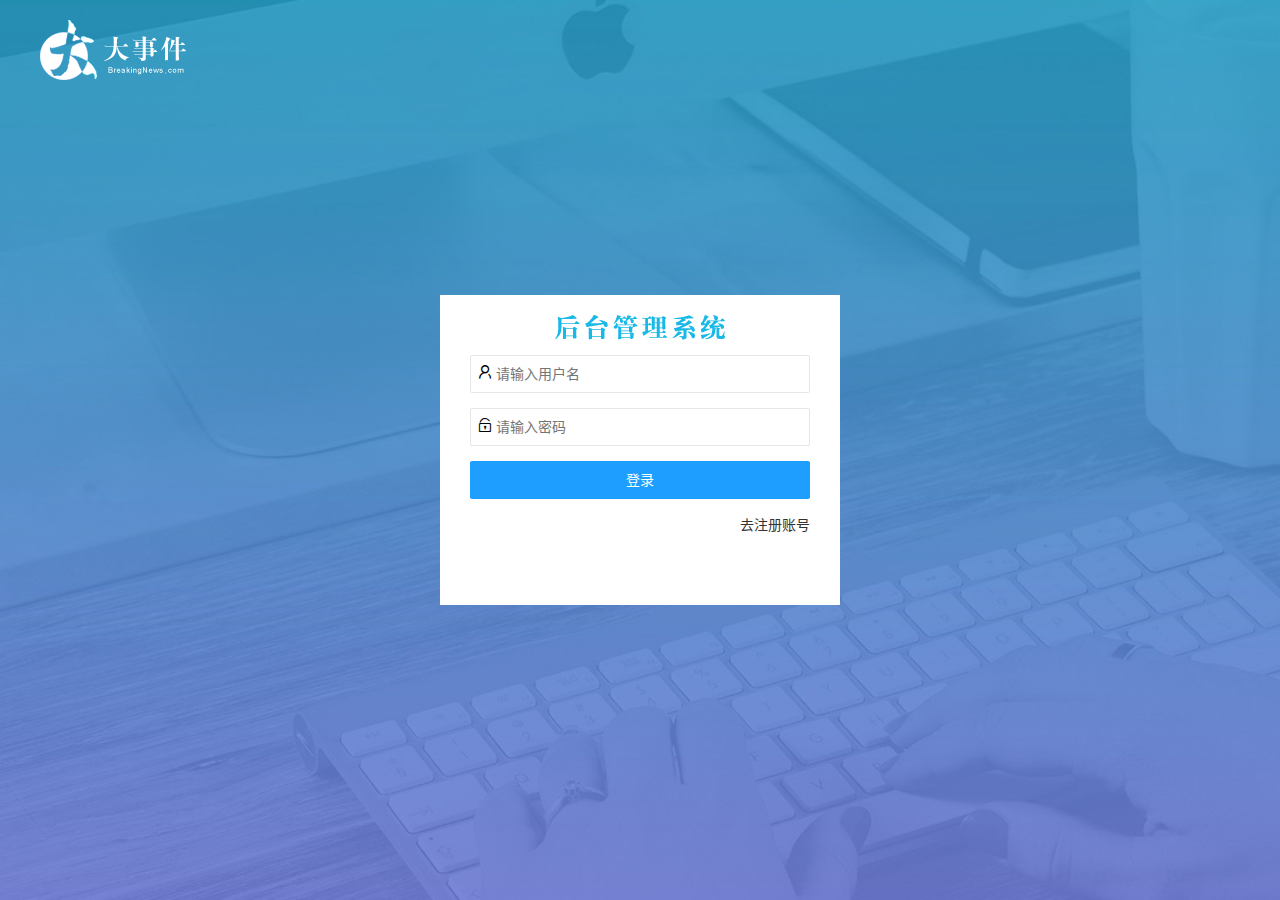
<file: index.html>
<script>
    // 判断token是否存在,如果不存在表示没有登录
    if (!localStorage.getItem('token')) {
        location.href = 'login.html';
    }
</script>

<!DOCTYPE html>
<html>

<head>
    <meta charset="utf-8">
    <meta name="viewport" content="width=device-width, initial-scale=1, maximum-scale=1">
    <title>layout 后台大布局 - Layui</title>
    <link rel="stylesheet" href="assets/lib/layui/css/layui.css">
    <link rel="stylesheet" href="assets/css/index.css">
</head>

<body class="layui-layout-body">
    <div class="layui-layout layui-layout-admin">
        <div class="layui-header">
            <div class="layui-logo">
                <img src="assets/images/logo.png" alt="">
            </div>
            <ul class="layui-nav layui-layout-right">
                <li class="layui-nav-item">
                    <a href="javascript:;">
                        <img src="" class="layui-nav-img" alt="">
                        <span class="userportrait"></span>
                        个人中心
                    </a>
                    <dl class="layui-nav-child">
                        <dd><a href="">基本资料</a></dd>
                        <dd><a href="">更换头像</a></dd>
                        <dd><a href="">重置密码</a></dd>
                    </dl>
                </li>

                <li class="layui-nav-item">
                    <a href="javascript:;" class="logout">
                        <i class="layui-icon layui-icon-logout"
                            style="font-size: 18px; color: #fff; vertical-align: bottom;"></i>
                        退出
                    </a>
                </li>
            </ul>
        </div>

        <div class="layui-side layui-bg-black">
            <div class="welcome">
                <img src="" class="layui-nav-img" alt="">
                <span class="userportrait"></span>
                <em>欢迎</em>
            </div>
            <div>
                <!-- 左侧导航区域（可配合layui已有的垂直导航） -->
                <ul class="layui-nav layui-nav-tree" lay-filter="test" lay-shrink="all">
                    <li class="layui-nav-item layui-this">
                        <a href="">
                            <i class="layui-icon layui-icon-home" style="font-size: 18px; color: #fff;"></i>
                            首页
                        </a>
                    </li>
                    <li class="layui-nav-item">
                        <a class="" href="javascript:;">
                            <i class="layui-icon layui-icon-list" style="font-size: 18px; color: #fff;"></i>
                            文章管理
                        </a>
                        <dl class="layui-nav-child">
                            <dd><a href="test.html" target="fm">
                                    <i class="layui-icon layui-icon-app" style="font-size: 12px; color: #fff;"></i>
                                    文章类别</a></dd>
                            <dd><a href="javascript:;">
                                    <i class="layui-icon layui-icon-app" style="font-size: 12px; color: #fff;"></i>
                                    文章列表</a></dd>
                            <dd><a href="javascript:;">
                                    <i class="layui-icon layui-icon-app" style="font-size: 12px; color: #fff;"></i>
                                    发表文章</a></dd>
                        </dl>
                    </li>
                    <li class="layui-nav-item">
                        <a href="javascript:;">
                            <i class="layui-icon layui-icon-username" style="font-size: 18px; color: #fff;"></i>
                            个人中心
                        </a>
                        <dl class="layui-nav-child">
                            <dd><a href="javascript:;">
                                    <i class="layui-icon layui-icon-app" style="font-size: 12px; color: #fff;"></i>
                                    基本资料</a></dd>
                            <dd><a href="javascript:;">
                                    <i class="layui-icon layui-icon-app" style="font-size: 12px; color: #fff;"></i>
                                    更换头像</a></dd>
                            <dd><a href="javascript:;">
                                    <i class="layui-icon layui-icon-app" style="font-size: 12px; color: #fff;"></i>
                                    重置密码</a></dd>
                        </dl>
                    </li>
                </ul>
            </div>
        </div>

        <div class="layui-body">
            <!-- 内容主体区域 -->
            <!-- <div style="padding: 15px;">内容主体区域</div> -->
            <iframe src="home/dashboard.html" frameborder="0" name="fm"></iframe>
        </div>

        <div class="layui-footer">
            <!-- 底部固定区域 -->
            © layui.com - 底部固定区域
        </div>
    </div>
    <script src="assets/lib/jquery.js"></script>
    <script src="assets/lib/layui/layui.all.js"></script>
    <script src="assets/js/common.js"></script>
    <script src="assets/js/index.js"></script>
    <script>
        //JavaScript代码区域
        layui.use('element', function () {
            var element = layui.element;

        });
    </script>
</body>

</html>
</file>
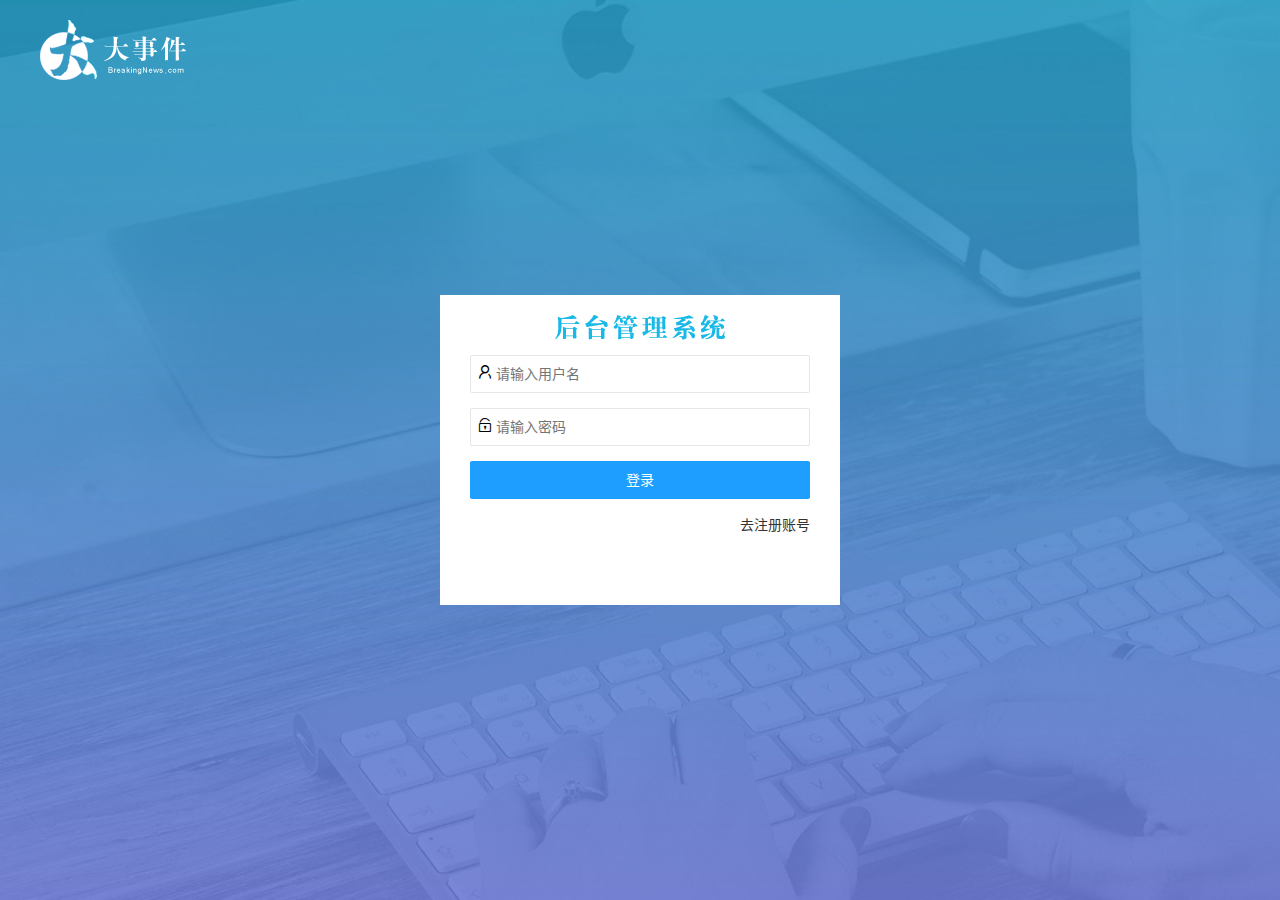
<file: login.html>
<!DOCTYPE html>
<html lang="zh-CN">

<head>
    <meta charset="UTF-8">
    <meta name="viewport" content="width=device-width, initial-scale=1.0">
    <title>Document</title>
    <link rel="stylesheet" href="assets/lib/layui/css/layui.css">
    <link rel="stylesheet" href="assets/css/login.css">
</head>

<body>
    <!-- logo区域 -->
    <div class="logo">
        <img src="assets/images/logo.png" alt="">
    </div>
    <!-- 登录区域 -->
    <div class="login link">
        <img src="assets/images/login_title.png" alt="">
        <form action="" class="layui-form">
            <!-- 用户名输入框 -->
            <div class="layui-form-item">
                <div>
                    <i class="layui-icon layui-icon-username" style="font-size: 16px; color: #000;"></i>
                    <input type="text" name="username" required lay-verify="required|user" placeholder="请输入用户名"
                        autocomplete="off" class="layui-input user">
                </div>
            </div>
            <!-- 密码输入框 -->
            <div class="layui-form-item">
                <div>
                    <i class="layui-icon layui-icon-password" style="font-size: 16px; color: #000;"></i>
                    <input type="password" name="password" required lay-verify="required|pwd" placeholder="请输入密码"
                        autocomplete="off" class="layui-input">
                </div>
            </div>
            <!-- 登录注册按钮 -->
            <div class="layui-form-item">
                <div>
                    <button class="layui-btn layui-btn-fluid layui-bg-blue" lay-submit lay-filter="formDemo">登录</button>
                </div>
            </div>
            <!-- 注册账号链接 -->
            <div class="layui-form-item">
                <a href="javascript:;" id="reglink">去注册账号</a>
            </div>
        </form>
    </div>
    <!-- 注册区域 -->
    <div class="register link">
        <img src="assets/images/login_title.png" alt="">
        <form action="" class="layui-form">
            <!-- 用户名输入框 -->
            <div class="layui-form-item">
                <div>
                    <i class="layui-icon layui-icon-username" style="font-size: 16px; color: #000;"></i>
                    <input type="text" name="username" required lay-verify="required|user" placeholder="请输入用户名"
                        autocomplete="off" class="layui-input">
                </div>
            </div>
            <!-- 密码输入框 -->
            <div class="layui-form-item">
                <div>
                    <i class="layui-icon layui-icon-password" style="font-size: 16px; color: #000;"></i>
                    <input type="password" name="password" required lay-verify="required|pwd" placeholder="请输入密码"
                        autocomplete="off" class="layui-input">
                </div>
            </div>
            <!-- 再次输入密码确认框 -->
            <div class="layui-form-item">
                <div>
                    <i class="layui-icon layui-icon-password" style="font-size: 16px; color: #000;"></i>
                    <input type="password" required lay-verify="required|same" placeholder="请再次输入密码" autocomplete="off"
                        class="layui-input">
                </div>
            </div>
            <!-- 登录注册按钮 -->
            <div class="layui-form-item">
                <div>
                    <button class="layui-btn layui-btn-fluid layui-bg-blue" lay-submit lay-filter="formDemo">注册</button>
                </div>
            </div>
            <!-- 注册账号链接 -->
            <div class="layui-form-item">
                <a href="javascript:;" id="reglink">已有账号,去登录</a>
            </div>
        </form>
    </div>
    <script src="assets/lib/jquery.js"></script>
    <script src="assets/lib/layui/layui.all.js"></script>
    <script src="assets/js/login.js"></script>
</body>

</html>
</file>
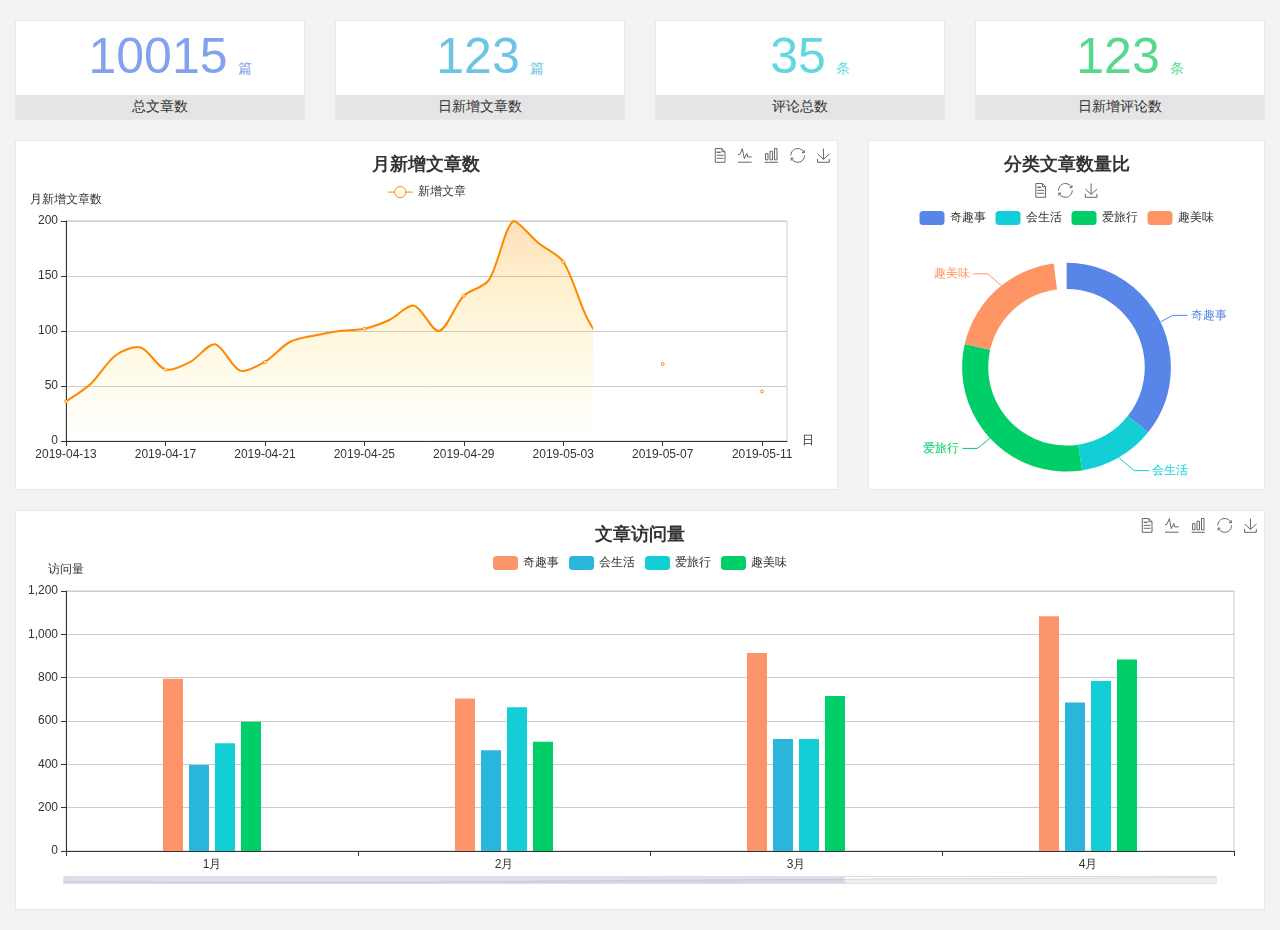
<file: home/dashboard.html>
<!DOCTYPE html>
<html lang="en">

<head>
  <meta charset="UTF-8">
  <meta name="viewport" content="width=device-width, initial-scale=1.0">
  <meta http-equiv="X-UA-Compatible" content="ie=edge">
  <title>图表统计</title>
  <link rel="stylesheet" href="../../assets/lib/bootstrap.css" />
  <link rel="stylesheet" href="../../assets/lib/main.css" />
  <script src="../../assets/lib/jquery.js"></script>
  <script type="text/javascript" src="../../assets/lib/echarts.min.js"></script>
</head>

<body>
  <div class="container-fluid">
    <div class="row spannel_list">
      <div class="col-sm-3 col-xs-6">
        <div class="spannel">
          <em>10015</em><span>篇</span>
          <b>总文章数</b>
        </div>
      </div>
      <div class="col-sm-3 col-xs-6">
        <div class="spannel scolor01">
          <em>123</em><span>篇</span>
          <b>日新增文章数</b>
        </div>
      </div>
      <div class="col-sm-3 col-xs-6">
        <div class="spannel scolor02">
          <em>35</em><span>条</span>
          <b>评论总数</b>
        </div>
      </div>
      <div class="col-sm-3 col-xs-6">
        <div class="spannel scolor03">
          <em>123</em><span>条</span>
          <b>日新增评论数</b>
        </div>
      </div>
    </div>
  </div>

  <div class="container-fluid">
    <div class="row curve-pie">
      <div class="col-lg-8 col-md-8">
        <div class="gragh_pannel" id="curve_show"></div>
      </div>
      <div class="col-lg-4 col-md-4">
        <div class="gragh_pannel" id="pie_show"></div>
      </div>
    </div>
  </div>

  <div class="container-fluid">
    <div class="column_pannel" id="column_show"></div>
  </div>

  <script>
    var oChart = echarts.init(document.getElementById('curve_show'));
    var aList_all = [
      { 'count': 36, 'date': '2019-04-13' },
      { 'count': 52, 'date': '2019-04-14' },
      { 'count': 78, 'date': '2019-04-15' },
      { 'count': 85, 'date': '2019-04-16' },
      { 'count': 65, 'date': '2019-04-17' },
      { 'count': 72, 'date': '2019-04-18' },
      { 'count': 88, 'date': '2019-04-19' },
      { 'count': 64, 'date': '2019-04-20' },
      { 'count': 72, 'date': '2019-04-21' },
      { 'count': 90, 'date': '2019-04-22' },
      { 'count': 96, 'date': '2019-04-23' },
      { 'count': 100, 'date': '2019-04-24' },
      { 'count': 102, 'date': '2019-04-25' },
      { 'count': 110, 'date': '2019-04-26' },
      { 'count': 123, 'date': '2019-04-27' },
      { 'count': 100, 'date': '2019-04-28' },
      { 'count': 132, 'date': '2019-04-29' },
      { 'count': 146, 'date': '2019-04-30' },
      { 'count': 200, 'date': '2019-05-01' },
      { 'count': 180, 'date': '2019-05-02' },
      { 'count': 163, 'date': '2019-05-03' },
      { 'count': 110, 'date': '2019-05-04' },
      { 'count': 80, 'date': '2019-05-05' },
      { 'count': 82, 'date': '2019-05-06' },
      { 'count': 70, 'date': '2019-05-07' },
      { 'count': 65, 'date': '2019-05-08' },
      { 'count': 54, 'date': '2019-05-09' },
      { 'count': 40, 'date': '2019-05-10' },
      { 'count': 45, 'date': '2019-05-11' },
      { 'count': 38, 'date': '2019-05-12' },
    ];

    let aCount = [];
    let aDate = [];

    for (var i = 0; i < aList_all.length; i++) {
      aCount.push(aList_all[i].count);
      aDate.push(aList_all[i].date);
    }

    var chartopt = {
      title: {
        text: '月新增文章数',
        left: 'center',
        top: '10'
      },
      tooltip: {
        trigger: 'axis'
      },
      legend: {
        data: ['新增文章'],
        top: '40'
      },
      toolbox: {
        show: true,
        feature: {
          mark: { show: true },
          dataView: { show: true, readOnly: false },
          magicType: { show: true, type: ['line', 'bar'] },
          restore: { show: true },
          saveAsImage: { show: true }
        }
      },
      calculable: true,
      xAxis: [
        {
          name: '日',
          type: 'category',
          boundaryGap: false,
          data: aDate
        }
      ],
      yAxis: [
        {
          name: '月新增文章数',
          type: 'value'
        }
      ],
      series: [
        {
          name: '新增文章',
          type: 'line',
          smooth: true,
          itemStyle: { normal: { areaStyle: { type: 'default' }, color: '#f80' }, lineStyle: { color: '#f80' } },
          data: aCount
        }],
      areaStyle: {
        normal: {
          color: new echarts.graphic.LinearGradient(0, 0, 0, 1, [{
            offset: 0,
            color: 'rgba(255,136,0,0.39)'
          }, {
            offset: .34,
            color: 'rgba(255,180,0,0.25)'
          }, {
            offset: 1,
            color: 'rgba(255,222,0,0.00)'
          }])

        }
      },
      grid: {
        show: true,
        x: 50,
        x2: 50,
        y: 80,
        height: 220
      }
    };

    oChart.setOption(chartopt);


    var oPie = echarts.init(document.getElementById('pie_show'));
    var oPieopt =
    {
      title: {
        top: 10,
        text: '分类文章数量比',
        x: 'center'
      },
      tooltip: {
        trigger: 'item',
        formatter: "{a} <br/>{b} : {c} ({d}%)"
      },
      color: ['#5885e8', '#13cfd5', '#00ce68', '#ff9565'],
      legend: {
        x: 'center',
        top: 65,
        data: ['奇趣事', '会生活', '爱旅行', '趣美味']
      },
      toolbox: {
        show: true,
        x: 'center',
        top: 35,
        feature: {
          mark: { show: true },
          dataView: { show: true, readOnly: false },
          magicType: {
            show: true,
            type: ['pie', 'funnel'],
            option: {
              funnel: {
                x: '25%',
                width: '50%',
                funnelAlign: 'left',
                max: 1548
              }
            }
          },
          restore: { show: true },
          saveAsImage: { show: true }
        }
      },
      calculable: true,
      series: [
        {
          name: '访问来源',
          type: 'pie',
          radius: ['45%', '60%'],
          center: ['50%', '65%'],
          data: [
            { value: 300, name: '奇趣事' },
            { value: 100, name: '会生活' },
            { value: 260, name: '爱旅行' },
            { value: 180, name: '趣美味' }
          ]
        }
      ]
    };
    oPie.setOption(oPieopt);



    var oColumn = this.echarts.init(document.getElementById('column_show'));
    var oColumnopt =
    {
      title: {
        text: '文章访问量',
        left: 'center',
        top: '10'
      },
      tooltip: {
        trigger: 'axis'
      },
      legend: {
        data: ['奇趣事', '会生活', '爱旅行', '趣美味'],
        top: '40'
      },
      toolbox: {
        show: true,
        feature: {
          mark: { show: true },
          dataView: { show: true, readOnly: false },
          magicType: { show: true, type: ['line', 'bar'] },
          restore: { show: true },
          saveAsImage: { show: true }
        }
      },
      calculable: true,
      xAxis: [
        {
          type: 'category',
          data: ['1月', '2月', '3月', '4月', '5月']
        }
      ],
      yAxis: [
        {
          name: '访问量',
          type: 'value'
        }
      ],
      series: [
        {
          name: '奇趣事',
          type: 'bar',
          barWidth: 20,
          itemStyle: {
            normal: { areaStyle: { type: 'default' }, color: '#fd956a' }
          },
          data: [800, 708, 920, 1090, 1200]
        },
        {
          name: '会生活',
          type: 'bar',
          barWidth: 20,
          itemStyle: {
            normal: { areaStyle: { type: 'default' }, color: '#2bb6db' }
          },
          data: [400, 468, 520, 690, 800]
        },
        {
          name: '爱旅行',
          type: 'bar',
          barWidth: 20,
          itemStyle: {
            normal: { areaStyle: { type: 'default' }, color: '#13cfd5' }
          },
          data: [500, 668, 520, 790, 900]
        },
        {
          name: '趣美味',
          type: 'bar',
          barWidth: 20,
          itemStyle: {
            normal: { areaStyle: { type: 'default' }, color: '#00ce68' }
          },
          data: [600, 508, 720, 890, 1000]
        }
      ],
      grid: {
        show: true,
        x: 50,
        x2: 30,
        y: 80,
        height: 260
      },
      dataZoom: [//给x轴设置滚动条
        {
          start: 0,//默认为0
          end: 100 - 1000 / 31,//默认为100
          type: 'slider',
          show: true,
          xAxisIndex: [0],
          handleSize: 0,//滑动条的 左右2个滑动条的大小
          height: 8,//组件高度
          left: 45, //左边的距离
          right: 50,//右边的距离
          bottom: 26,//右边的距离
          handleColor: '#ddd',//h滑动图标的颜色
          handleStyle: {
            borderColor: "#cacaca",
            borderWidth: "1",
            shadowBlur: 2,
            background: "#ddd",
            shadowColor: "#ddd",
          }
        }]
    };
    oColumn.setOption(oColumnopt);
  </script>
</body>

</html>
</file>
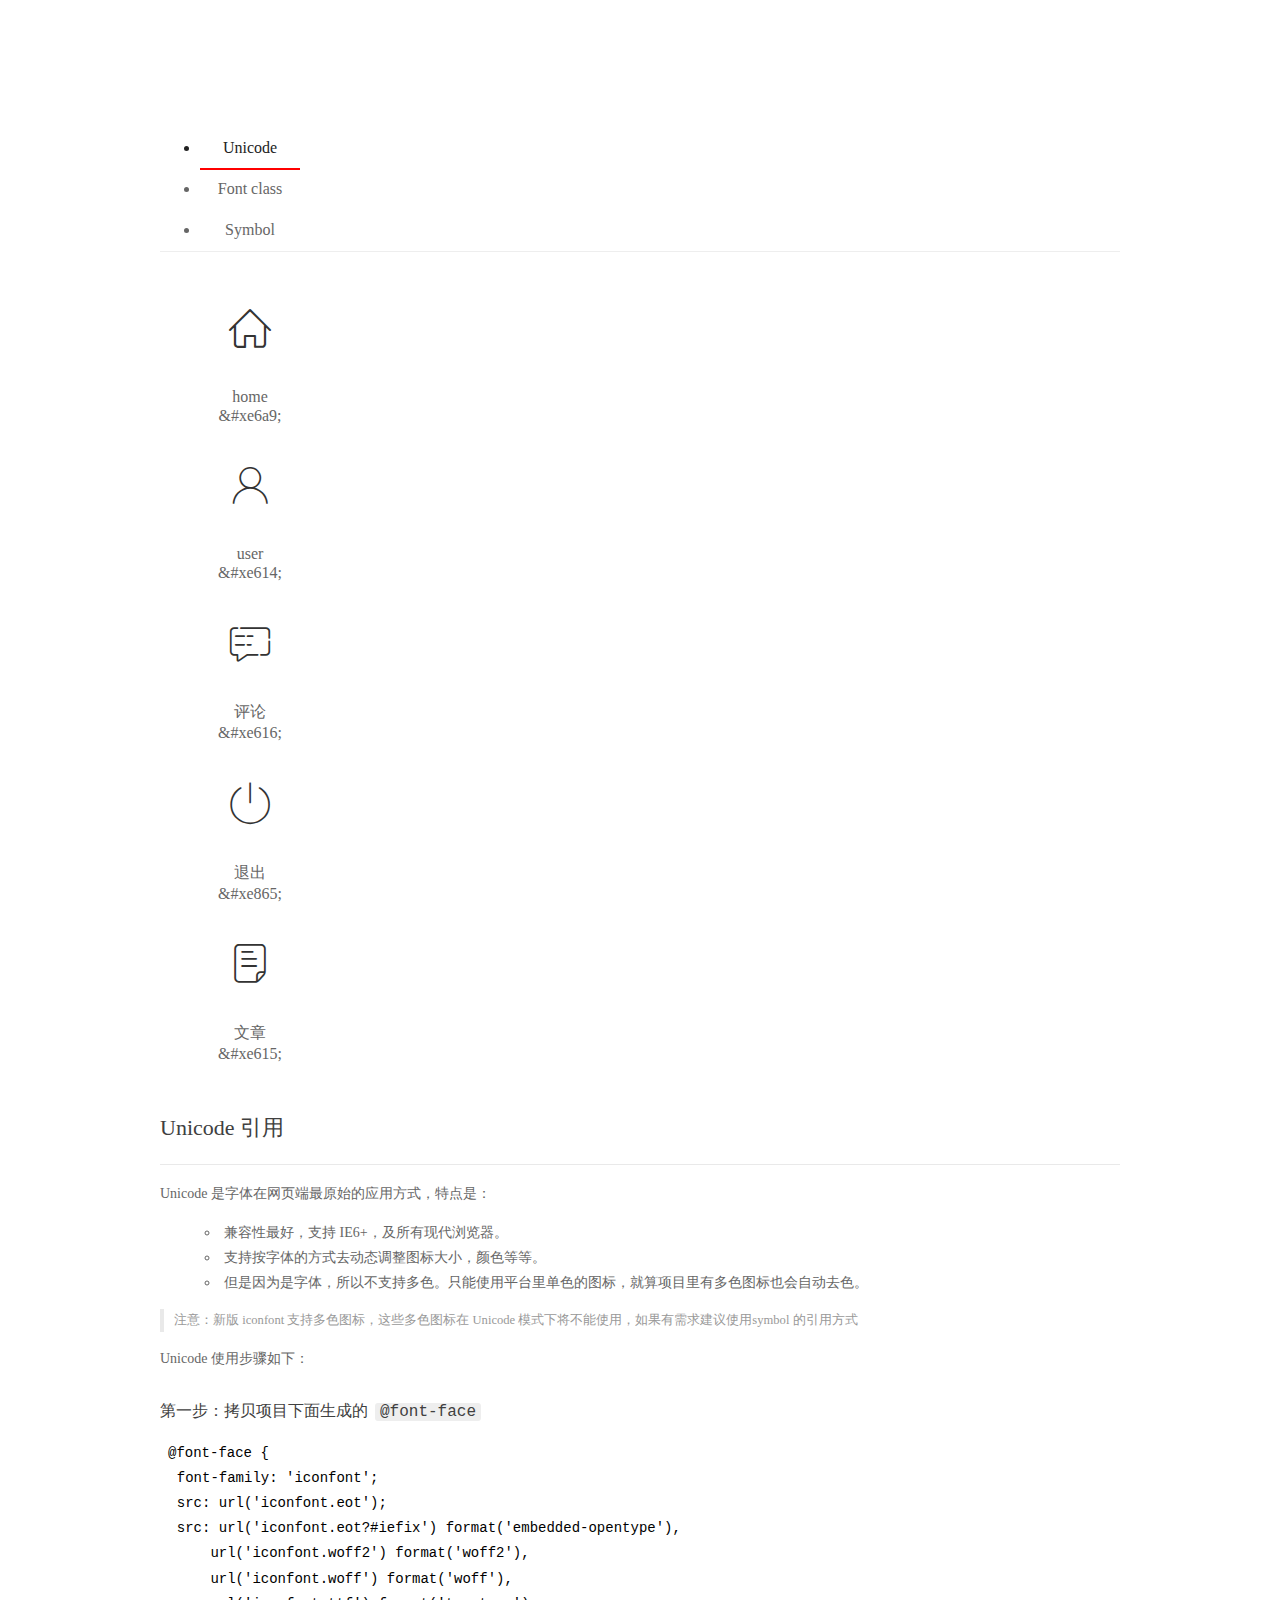
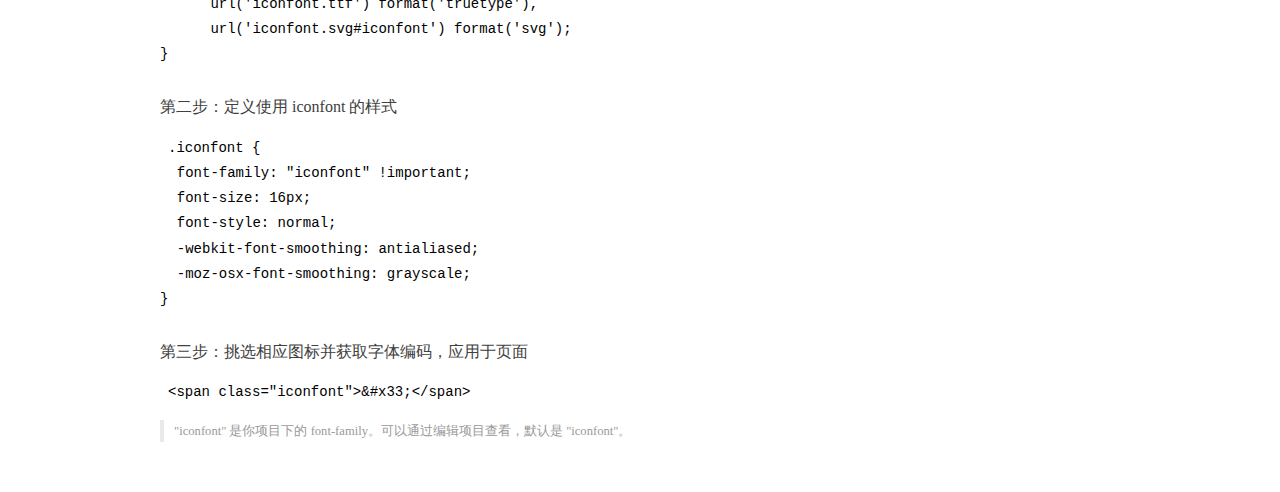
<file: assets/fonts/demo_index.html>
<!DOCTYPE html>
<html>
<head>
  <meta charset="utf-8"/>
  <title>IconFont Demo</title>
  <link rel="shortcut icon" href="https://gtms04.alicdn.com/tps/i4/TB1_oz6GVXXXXaFXpXXJDFnIXXX-64-64.ico" type="image/x-icon"/>
  <link rel="stylesheet" href="https://g.alicdn.com/thx/cube/1.3.2/cube.min.css">
  <link rel="stylesheet" href="demo.css">
  <link rel="stylesheet" href="iconfont.css">
  <script src="iconfont.js"></script>
  <!-- jQuery -->
  <script src="https://a1.alicdn.com/oss/uploads/2018/12/26/7bfddb60-08e8-11e9-9b04-53e73bb6408b.js"></script>
  <!-- 代码高亮 -->
  <script src="https://a1.alicdn.com/oss/uploads/2018/12/26/a3f714d0-08e6-11e9-8a15-ebf944d7534c.js"></script>
</head>
<body>
  <div class="main">
    <h1 class="logo"><a href="https://www.iconfont.cn/" title="iconfont 首页" target="_blank">&#xe86b;</a></h1>
    <div class="nav-tabs">
      <ul id="tabs" class="dib-box">
        <li class="dib active"><span>Unicode</span></li>
        <li class="dib"><span>Font class</span></li>
        <li class="dib"><span>Symbol</span></li>
      </ul>
      
    </div>
    <div class="tab-container">
      <div class="content unicode" style="display: block;">
          <ul class="icon_lists dib-box">
          
            <li class="dib">
              <span class="icon iconfont">&#xe6a9;</span>
                <div class="name">home</div>
                <div class="code-name">&amp;#xe6a9;</div>
              </li>
          
            <li class="dib">
              <span class="icon iconfont">&#xe614;</span>
                <div class="name">user</div>
                <div class="code-name">&amp;#xe614;</div>
              </li>
          
            <li class="dib">
              <span class="icon iconfont">&#xe616;</span>
                <div class="name">评论</div>
                <div class="code-name">&amp;#xe616;</div>
              </li>
          
            <li class="dib">
              <span class="icon iconfont">&#xe865;</span>
                <div class="name">退出</div>
                <div class="code-name">&amp;#xe865;</div>
              </li>
          
            <li class="dib">
              <span class="icon iconfont">&#xe615;</span>
                <div class="name">文章</div>
                <div class="code-name">&amp;#xe615;</div>
              </li>
          
          </ul>
          <div class="article markdown">
          <h2 id="unicode-">Unicode 引用</h2>
          <hr>

          <p>Unicode 是字体在网页端最原始的应用方式，特点是：</p>
          <ul>
            <li>兼容性最好，支持 IE6+，及所有现代浏览器。</li>
            <li>支持按字体的方式去动态调整图标大小，颜色等等。</li>
            <li>但是因为是字体，所以不支持多色。只能使用平台里单色的图标，就算项目里有多色图标也会自动去色。</li>
          </ul>
          <blockquote>
            <p>注意：新版 iconfont 支持多色图标，这些多色图标在 Unicode 模式下将不能使用，如果有需求建议使用symbol 的引用方式</p>
          </blockquote>
          <p>Unicode 使用步骤如下：</p>
          <h3 id="-font-face">第一步：拷贝项目下面生成的 <code>@font-face</code></h3>
<pre><code class="language-css"
>@font-face {
  font-family: 'iconfont';
  src: url('iconfont.eot');
  src: url('iconfont.eot?#iefix') format('embedded-opentype'),
      url('iconfont.woff2') format('woff2'),
      url('iconfont.woff') format('woff'),
      url('iconfont.ttf') format('truetype'),
      url('iconfont.svg#iconfont') format('svg');
}
</code></pre>
          <h3 id="-iconfont-">第二步：定义使用 iconfont 的样式</h3>
<pre><code class="language-css"
>.iconfont {
  font-family: "iconfont" !important;
  font-size: 16px;
  font-style: normal;
  -webkit-font-smoothing: antialiased;
  -moz-osx-font-smoothing: grayscale;
}
</code></pre>
          <h3 id="-">第三步：挑选相应图标并获取字体编码，应用于页面</h3>
<pre>
<code class="language-html"
>&lt;span class="iconfont"&gt;&amp;#x33;&lt;/span&gt;
</code></pre>
          <blockquote>
            <p>"iconfont" 是你项目下的 font-family。可以通过编辑项目查看，默认是 "iconfont"。</p>
          </blockquote>
          </div>
      </div>
      <div class="content font-class">
        <ul class="icon_lists dib-box">
          
          <li class="dib">
            <span class="icon iconfont icon-home"></span>
            <div class="name">
              home
            </div>
            <div class="code-name">.icon-home
            </div>
          </li>
          
          <li class="dib">
            <span class="icon iconfont icon-user"></span>
            <div class="name">
              user
            </div>
            <div class="code-name">.icon-user
            </div>
          </li>
          
          <li class="dib">
            <span class="icon iconfont icon-pinglun"></span>
            <div class="name">
              评论
            </div>
            <div class="code-name">.icon-pinglun
            </div>
          </li>
          
          <li class="dib">
            <span class="icon iconfont icon-tuichu"></span>
            <div class="name">
              退出
            </div>
            <div class="code-name">.icon-tuichu
            </div>
          </li>
          
          <li class="dib">
            <span class="icon iconfont icon-16"></span>
            <div class="name">
              文章
            </div>
            <div class="code-name">.icon-16
            </div>
          </li>
          
        </ul>
        <div class="article markdown">
        <h2 id="font-class-">font-class 引用</h2>
        <hr>

        <p>font-class 是 Unicode 使用方式的一种变种，主要是解决 Unicode 书写不直观，语意不明确的问题。</p>
        <p>与 Unicode 使用方式相比，具有如下特点：</p>
        <ul>
          <li>兼容性良好，支持 IE8+，及所有现代浏览器。</li>
          <li>相比于 Unicode 语意明确，书写更直观。可以很容易分辨这个 icon 是什么。</li>
          <li>因为使用 class 来定义图标，所以当要替换图标时，只需要修改 class 里面的 Unicode 引用。</li>
          <li>不过因为本质上还是使用的字体，所以多色图标还是不支持的。</li>
        </ul>
        <p>使用步骤如下：</p>
        <h3 id="-fontclass-">第一步：引入项目下面生成的 fontclass 代码：</h3>
<pre><code class="language-html">&lt;link rel="stylesheet" href="./iconfont.css"&gt;
</code></pre>
        <h3 id="-">第二步：挑选相应图标并获取类名，应用于页面：</h3>
<pre><code class="language-html">&lt;span class="iconfont icon-xxx"&gt;&lt;/span&gt;
</code></pre>
        <blockquote>
          <p>"
            iconfont" 是你项目下的 font-family。可以通过编辑项目查看，默认是 "iconfont"。</p>
        </blockquote>
      </div>
      </div>
      <div class="content symbol">
          <ul class="icon_lists dib-box">
          
            <li class="dib">
                <svg class="icon svg-icon" aria-hidden="true">
                  <use xlink:href="#icon-home"></use>
                </svg>
                <div class="name">home</div>
                <div class="code-name">#icon-home</div>
            </li>
          
            <li class="dib">
                <svg class="icon svg-icon" aria-hidden="true">
                  <use xlink:href="#icon-user"></use>
                </svg>
                <div class="name">user</div>
                <div class="code-name">#icon-user</div>
            </li>
          
            <li class="dib">
                <svg class="icon svg-icon" aria-hidden="true">
                  <use xlink:href="#icon-pinglun"></use>
                </svg>
                <div class="name">评论</div>
                <div class="code-name">#icon-pinglun</div>
            </li>
          
            <li class="dib">
                <svg class="icon svg-icon" aria-hidden="true">
                  <use xlink:href="#icon-tuichu"></use>
                </svg>
                <div class="name">退出</div>
                <div class="code-name">#icon-tuichu</div>
            </li>
          
            <li class="dib">
                <svg class="icon svg-icon" aria-hidden="true">
                  <use xlink:href="#icon-16"></use>
                </svg>
                <div class="name">文章</div>
                <div class="code-name">#icon-16</div>
            </li>
          
          </ul>
          <div class="article markdown">
          <h2 id="symbol-">Symbol 引用</h2>
          <hr>

          <p>这是一种全新的使用方式，应该说这才是未来的主流，也是平台目前推荐的用法。相关介绍可以参考这篇<a href="">文章</a>
            这种用法其实是做了一个 SVG 的集合，与另外两种相比具有如下特点：</p>
          <ul>
            <li>支持多色图标了，不再受单色限制。</li>
            <li>通过一些技巧，支持像字体那样，通过 <code>font-size</code>, <code>color</code> 来调整样式。</li>
            <li>兼容性较差，支持 IE9+，及现代浏览器。</li>
            <li>浏览器渲染 SVG 的性能一般，还不如 png。</li>
          </ul>
          <p>使用步骤如下：</p>
          <h3 id="-symbol-">第一步：引入项目下面生成的 symbol 代码：</h3>
<pre><code class="language-html">&lt;script src="./iconfont.js"&gt;&lt;/script&gt;
</code></pre>
          <h3 id="-css-">第二步：加入通用 CSS 代码（引入一次就行）：</h3>
<pre><code class="language-html">&lt;style&gt;
.icon {
  width: 1em;
  height: 1em;
  vertical-align: -0.15em;
  fill: currentColor;
  overflow: hidden;
}
&lt;/style&gt;
</code></pre>
          <h3 id="-">第三步：挑选相应图标并获取类名，应用于页面：</h3>
<pre><code class="language-html">&lt;svg class="icon" aria-hidden="true"&gt;
  &lt;use xlink:href="#icon-xxx"&gt;&lt;/use&gt;
&lt;/svg&gt;
</code></pre>
          </div>
      </div>

    </div>
  </div>
  <script>
  $(document).ready(function () {
      $('.tab-container .content:first').show()

      $('#tabs li').click(function (e) {
        var tabContent = $('.tab-container .content')
        var index = $(this).index()

        if ($(this).hasClass('active')) {
          return
        } else {
          $('#tabs li').removeClass('active')
          $(this).addClass('active')

          tabContent.hide().eq(index).fadeIn()
        }
      })
    })
  </script>
</body>
</html>
</file>
<file: assets/lib/layui/css/layui.css>
/** layui-v2.5.6 MIT License By https://www.layui.com */
 .layui-inline,img{display:inline-block;vertical-align:middle}h1,h2,h3,h4,h5,h6{font-weight:400}.layui-edge,.layui-header,.layui-inline,.layui-main{position:relative}.layui-body,.layui-edge,.layui-elip{overflow:hidden}.layui-btn,.layui-edge,.layui-inline,img{vertical-align:middle}.layui-btn,.layui-disabled,.layui-icon,.layui-unselect{-moz-user-select:none;-webkit-user-select:none;-ms-user-select:none}.layui-elip,.layui-form-checkbox span,.layui-form-pane .layui-form-label{text-overflow:ellipsis;white-space:nowrap}.layui-breadcrumb,.layui-tree-btnGroup{visibility:hidden}blockquote,body,button,dd,div,dl,dt,form,h1,h2,h3,h4,h5,h6,input,li,ol,p,pre,td,textarea,th,ul{margin:0;padding:0;-webkit-tap-highlight-color:rgba(0,0,0,0)}a:active,a:hover{outline:0}img{border:none}li{list-style:none}table{border-collapse:collapse;border-spacing:0}h4,h5,h6{font-size:100%}button,input,optgroup,option,select,textarea{font-family:inherit;font-size:inherit;font-style:inherit;font-weight:inherit;outline:0}pre{white-space:pre-wrap;white-space:-moz-pre-wrap;white-space:-pre-wrap;white-space:-o-pre-wrap;word-wrap:break-word}body{line-height:24px;font:14px Helvetica Neue,Helvetica,PingFang SC,Tahoma,Arial,sans-serif}hr{height:1px;margin:10px 0;border:0;clear:both}a{color:#333;text-decoration:none}a:hover{color:#777}a cite{font-style:normal;*cursor:pointer}.layui-border-box,.layui-border-box *{box-sizing:border-box}.layui-box,.layui-box *{box-sizing:content-box}.layui-clear{clear:both;*zoom:1}.layui-clear:after{content:'\20';clear:both;*zoom:1;display:block;height:0}.layui-inline{*display:inline;*zoom:1}.layui-edge{display:inline-block;width:0;height:0;border-width:6px;border-style:dashed;border-color:transparent}.layui-edge-top{top:-4px;border-bottom-color:#999;border-bottom-style:solid}.layui-edge-right{border-left-color:#999;border-left-style:solid}.layui-edge-bottom{top:2px;border-top-color:#999;border-top-style:solid}.layui-edge-left{border-right-color:#999;border-right-style:solid}.layui-disabled,.layui-disabled:hover{color:#d2d2d2!important;cursor:not-allowed!important}.layui-circle{border-radius:100%}.layui-show{display:block!important}.layui-hide{display:none!important}@font-face{font-family:layui-icon;src:url(../font/iconfont.eot?v=256);src:url(../font/iconfont.eot?v=256#iefix) format('embedded-opentype'),url(../font/iconfont.woff2?v=256) format('woff2'),url(../font/iconfont.woff?v=256) format('woff'),url(../font/iconfont.ttf?v=256) format('truetype'),url(../font/iconfont.svg?v=256#layui-icon) format('svg')}.layui-icon{font-family:layui-icon!important;font-size:16px;font-style:normal;-webkit-font-smoothing:antialiased;-moz-osx-font-smoothing:grayscale}.layui-icon-reply-fill:before{content:"\e611"}.layui-icon-set-fill:before{content:"\e614"}.layui-icon-menu-fill:before{content:"\e60f"}.layui-icon-search:before{content:"\e615"}.layui-icon-share:before{content:"\e641"}.layui-icon-set-sm:before{content:"\e620"}.layui-icon-engine:before{content:"\e628"}.layui-icon-close:before{content:"\1006"}.layui-icon-close-fill:before{content:"\1007"}.layui-icon-chart-screen:before{content:"\e629"}.layui-icon-star:before{content:"\e600"}.layui-icon-circle-dot:before{content:"\e617"}.layui-icon-chat:before{content:"\e606"}.layui-icon-release:before{content:"\e609"}.layui-icon-list:before{content:"\e60a"}.layui-icon-chart:before{content:"\e62c"}.layui-icon-ok-circle:before{content:"\1005"}.layui-icon-layim-theme:before{content:"\e61b"}.layui-icon-table:before{content:"\e62d"}.layui-icon-right:before{content:"\e602"}.layui-icon-left:before{content:"\e603"}.layui-icon-cart-simple:before{content:"\e698"}.layui-icon-face-cry:before{content:"\e69c"}.layui-icon-face-smile:before{content:"\e6af"}.layui-icon-survey:before{content:"\e6b2"}.layui-icon-tree:before{content:"\e62e"}.layui-icon-ie:before{content:"\e7bb"}.layui-icon-upload-circle:before{content:"\e62f"}.layui-icon-add-circle:before{content:"\e61f"}.layui-icon-download-circle:before{content:"\e601"}.layui-icon-templeate-1:before{content:"\e630"}.layui-icon-util:before{content:"\e631"}.layui-icon-face-surprised:before{content:"\e664"}.layui-icon-edit:before{content:"\e642"}.layui-icon-speaker:before{content:"\e645"}.layui-icon-down:before{content:"\e61a"}.layui-icon-file:before{content:"\e621"}.layui-icon-layouts:before{content:"\e632"}.layui-icon-rate-half:before{content:"\e6c9"}.layui-icon-add-circle-fine:before{content:"\e608"}.layui-icon-prev-circle:before{content:"\e633"}.layui-icon-read:before{content:"\e705"}.layui-icon-404:before{content:"\e61c"}.layui-icon-carousel:before{content:"\e634"}.layui-icon-help:before{content:"\e607"}.layui-icon-code-circle:before{content:"\e635"}.layui-icon-windows:before{content:"\e67f"}.layui-icon-water:before{content:"\e636"}.layui-icon-username:before{content:"\e66f"}.layui-icon-find-fill:before{content:"\e670"}.layui-icon-about:before{content:"\e60b"}.layui-icon-location:before{content:"\e715"}.layui-icon-up:before{content:"\e619"}.layui-icon-pause:before{content:"\e651"}.layui-icon-date:before{content:"\e637"}.layui-icon-layim-uploadfile:before{content:"\e61d"}.layui-icon-delete:before{content:"\e640"}.layui-icon-play:before{content:"\e652"}.layui-icon-top:before{content:"\e604"}.layui-icon-firefox:before{content:"\e686"}.layui-icon-friends:before{content:"\e612"}.layui-icon-refresh-3:before{content:"\e9aa"}.layui-icon-ok:before{content:"\e605"}.layui-icon-layer:before{content:"\e638"}.layui-icon-face-smile-fine:before{content:"\e60c"}.layui-icon-dollar:before{content:"\e659"}.layui-icon-group:before{content:"\e613"}.layui-icon-layim-download:before{content:"\e61e"}.layui-icon-picture-fine:before{content:"\e60d"}.layui-icon-link:before{content:"\e64c"}.layui-icon-diamond:before{content:"\e735"}.layui-icon-log:before{content:"\e60e"}.layui-icon-key:before{content:"\e683"}.layui-icon-rate-solid:before{content:"\e67a"}.layui-icon-fonts-del:before{content:"\e64f"}.layui-icon-unlink:before{content:"\e64d"}.layui-icon-fonts-clear:before{content:"\e639"}.layui-icon-triangle-r:before{content:"\e623"}.layui-icon-circle:before{content:"\e63f"}.layui-icon-radio:before{content:"\e643"}.layui-icon-align-center:before{content:"\e647"}.layui-icon-align-right:before{content:"\e648"}.layui-icon-align-left:before{content:"\e649"}.layui-icon-loading-1:before{content:"\e63e"}.layui-icon-return:before{content:"\e65c"}.layui-icon-fonts-strong:before{content:"\e62b"}.layui-icon-upload:before{content:"\e67c"}.layui-icon-dialogue:before{content:"\e63a"}.layui-icon-video:before{content:"\e6ed"}.layui-icon-headset:before{content:"\e6fc"}.layui-icon-cellphone-fine:before{content:"\e63b"}.layui-icon-add-1:before{content:"\e654"}.layui-icon-face-smile-b:before{content:"\e650"}.layui-icon-fonts-html:before{content:"\e64b"}.layui-icon-screen-full:before{content:"\e622"}.layui-icon-form:before{content:"\e63c"}.layui-icon-cart:before{content:"\e657"}.layui-icon-camera-fill:before{content:"\e65d"}.layui-icon-tabs:before{content:"\e62a"}.layui-icon-heart-fill:before{content:"\e68f"}.layui-icon-fonts-code:before{content:"\e64e"}.layui-icon-ios:before{content:"\e680"}.layui-icon-at:before{content:"\e687"}.layui-icon-fire:before{content:"\e756"}.layui-icon-set:before{content:"\e716"}.layui-icon-fonts-u:before{content:"\e646"}.layui-icon-triangle-d:before{content:"\e625"}.layui-icon-tips:before{content:"\e702"}.layui-icon-picture:before{content:"\e64a"}.layui-icon-more-vertical:before{content:"\e671"}.layui-icon-bluetooth:before{content:"\e689"}.layui-icon-flag:before{content:"\e66c"}.layui-icon-loading:before{content:"\e63d"}.layui-icon-fonts-i:before{content:"\e644"}.layui-icon-refresh-1:before{content:"\e666"}.layui-icon-rmb:before{content:"\e65e"}.layui-icon-addition:before{content:"\e624"}.layui-icon-home:before{content:"\e68e"}.layui-icon-time:before{content:"\e68d"}.layui-icon-user:before{content:"\e770"}.layui-icon-notice:before{content:"\e667"}.layui-icon-chrome:before{content:"\e68a"}.layui-icon-edge:before{content:"\e68b"}.layui-icon-login-weibo:before{content:"\e675"}.layui-icon-voice:before{content:"\e688"}.layui-icon-upload-drag:before{content:"\e681"}.layui-icon-login-qq:before{content:"\e676"}.layui-icon-snowflake:before{content:"\e6b1"}.layui-icon-heart:before{content:"\e68c"}.layui-icon-logout:before{content:"\e682"}.layui-icon-file-b:before{content:"\e655"}.layui-icon-template:before{content:"\e663"}.layui-icon-transfer:before{content:"\e691"}.layui-icon-auz:before{content:"\e672"}.layui-icon-console:before{content:"\e665"}.layui-icon-app:before{content:"\e653"}.layui-icon-prev:before{content:"\e65a"}.layui-icon-website:before{content:"\e7ae"}.layui-icon-next:before{content:"\e65b"}.layui-icon-component:before{content:"\e857"}.layui-icon-android:before{content:"\e684"}.layui-icon-more:before{content:"\e65f"}.layui-icon-login-wechat:before{content:"\e677"}.layui-icon-shrink-right:before{content:"\e668"}.layui-icon-spread-left:before{content:"\e66b"}.layui-icon-camera:before{content:"\e660"}.layui-icon-note:before{content:"\e66e"}.layui-icon-refresh:before{content:"\e669"}.layui-icon-female:before{content:"\e661"}.layui-icon-male:before{content:"\e662"}.layui-icon-screen-restore:before{content:"\e758"}.layui-icon-password:before{content:"\e673"}.layui-icon-senior:before{content:"\e674"}.layui-icon-theme:before{content:"\e66a"}.layui-icon-tread:before{content:"\e6c5"}.layui-icon-praise:before{content:"\e6c6"}.layui-icon-star-fill:before{content:"\e658"}.layui-icon-rate:before{content:"\e67b"}.layui-icon-template-1:before{content:"\e656"}.layui-icon-vercode:before{content:"\e679"}.layui-icon-service:before{content:"\e626"}.layui-icon-cellphone:before{content:"\e678"}.layui-icon-print:before{content:"\e66d"}.layui-icon-cols:before{content:"\e610"}.layui-icon-wifi:before{content:"\e7e0"}.layui-icon-export:before{content:"\e67d"}.layui-icon-rss:before{content:"\e808"}.layui-icon-slider:before{content:"\e714"}.layui-icon-email:before{content:"\e618"}.layui-icon-subtraction:before{content:"\e67e"}.layui-icon-mike:before{content:"\e6dc"}.layui-icon-light:before{content:"\e748"}.layui-icon-gift:before{content:"\e627"}.layui-icon-mute:before{content:"\e685"}.layui-icon-reduce-circle:before{content:"\e616"}.layui-icon-music:before{content:"\e690"}.layui-main{width:1140px;margin:0 auto}.layui-header{z-index:1000;height:60px}.layui-header a:hover{transition:all .5s;-webkit-transition:all .5s}.layui-side{position:fixed;left:0;top:0;bottom:0;z-index:999;width:200px;overflow-x:hidden}.layui-side-scroll{position:relative;width:220px;height:100%;overflow-x:hidden}.layui-body{position:absolute;left:200px;right:0;top:0;bottom:0;z-index:998;width:auto;overflow-y:auto;box-sizing:border-box}.layui-layout-body{overflow:hidden}.layui-layout-admin .layui-header{background-color:#23262E}.layui-layout-admin .layui-side{top:60px;width:200px;overflow-x:hidden}.layui-layout-admin .layui-body{position:fixed;top:60px;bottom:44px}.layui-layout-admin .layui-main{width:auto;margin:0 15px}.layui-layout-admin .layui-footer{position:fixed;left:200px;right:0;bottom:0;height:44px;line-height:44px;padding:0 15px;background-color:#eee}.layui-layout-admin .layui-logo{position:absolute;left:0;top:0;width:200px;height:100%;line-height:60px;text-align:center;color:#009688;font-size:16px}.layui-layout-admin .layui-header .layui-nav{background:0 0}.layui-layout-left{position:absolute!important;left:200px;top:0}.layui-layout-right{position:absolute!important;right:0;top:0}.layui-container{position:relative;margin:0 auto;padding:0 15px;box-sizing:border-box}.layui-fluid{position:relative;margin:0 auto;padding:0 15px}.layui-row:after,.layui-row:before{content:'';display:block;clear:both}.layui-col-lg1,.layui-col-lg10,.layui-col-lg11,.layui-col-lg12,.layui-col-lg2,.layui-col-lg3,.layui-col-lg4,.layui-col-lg5,.layui-col-lg6,.layui-col-lg7,.layui-col-lg8,.layui-col-lg9,.layui-col-md1,.layui-col-md10,.layui-col-md11,.layui-col-md12,.layui-col-md2,.layui-col-md3,.layui-col-md4,.layui-col-md5,.layui-col-md6,.layui-col-md7,.layui-col-md8,.layui-col-md9,.layui-col-sm1,.layui-col-sm10,.layui-col-sm11,.layui-col-sm12,.layui-col-sm2,.layui-col-sm3,.layui-col-sm4,.layui-col-sm5,.layui-col-sm6,.layui-col-sm7,.layui-col-sm8,.layui-col-sm9,.layui-col-xs1,.layui-col-xs10,.layui-col-xs11,.layui-col-xs12,.layui-col-xs2,.layui-col-xs3,.layui-col-xs4,.layui-col-xs5,.layui-col-xs6,.layui-col-xs7,.layui-col-xs8,.layui-col-xs9{position:relative;display:block;box-sizing:border-box}.layui-col-xs1,.layui-col-xs10,.layui-col-xs11,.layui-col-xs12,.layui-col-xs2,.layui-col-xs3,.layui-col-xs4,.layui-col-xs5,.layui-col-xs6,.layui-col-xs7,.layui-col-xs8,.layui-col-xs9{float:left}.layui-col-xs1{width:8.33333333%}.layui-col-xs2{width:16.66666667%}.layui-col-xs3{width:25%}.layui-col-xs4{width:33.33333333%}.layui-col-xs5{width:41.66666667%}.layui-col-xs6{width:50%}.layui-col-xs7{width:58.33333333%}.layui-col-xs8{width:66.66666667%}.layui-col-xs9{width:75%}.layui-col-xs10{width:83.33333333%}.layui-col-xs11{width:91.66666667%}.layui-col-xs12{width:100%}.layui-col-xs-offset1{margin-left:8.33333333%}.layui-col-xs-offset2{margin-left:16.66666667%}.layui-col-xs-offset3{margin-left:25%}.layui-col-xs-offset4{margin-left:33.33333333%}.layui-col-xs-offset5{margin-left:41.66666667%}.layui-col-xs-offset6{margin-left:50%}.layui-col-xs-offset7{margin-left:58.33333333%}.layui-col-xs-offset8{margin-left:66.66666667%}.layui-col-xs-offset9{margin-left:75%}.layui-col-xs-offset10{margin-left:83.33333333%}.layui-col-xs-offset11{margin-left:91.66666667%}.layui-col-xs-offset12{margin-left:100%}@media screen and (max-width:768px){.layui-hide-xs{display:none!important}.layui-show-xs-block{display:block!important}.layui-show-xs-inline{display:inline!important}.layui-show-xs-inline-block{display:inline-block!important}}@media screen and (min-width:768px){.layui-container{width:750px}.layui-hide-sm{display:none!important}.layui-show-sm-block{display:block!important}.layui-show-sm-inline{display:inline!important}.layui-show-sm-inline-block{display:inline-block!important}.layui-col-sm1,.layui-col-sm10,.layui-col-sm11,.layui-col-sm12,.layui-col-sm2,.layui-col-sm3,.layui-col-sm4,.layui-col-sm5,.layui-col-sm6,.layui-col-sm7,.layui-col-sm8,.layui-col-sm9{float:left}.layui-col-sm1{width:8.33333333%}.layui-col-sm2{width:16.66666667%}.layui-col-sm3{width:25%}.layui-col-sm4{width:33.33333333%}.layui-col-sm5{width:41.66666667%}.layui-col-sm6{width:50%}.layui-col-sm7{width:58.33333333%}.layui-col-sm8{width:66.66666667%}.layui-col-sm9{width:75%}.layui-col-sm10{width:83.33333333%}.layui-col-sm11{width:91.66666667%}.layui-col-sm12{width:100%}.layui-col-sm-offset1{margin-left:8.33333333%}.layui-col-sm-offset2{margin-left:16.66666667%}.layui-col-sm-offset3{margin-left:25%}.layui-col-sm-offset4{margin-left:33.33333333%}.layui-col-sm-offset5{margin-left:41.66666667%}.layui-col-sm-offset6{margin-left:50%}.layui-col-sm-offset7{margin-left:58.33333333%}.layui-col-sm-offset8{margin-left:66.66666667%}.layui-col-sm-offset9{margin-left:75%}.layui-col-sm-offset10{margin-left:83.33333333%}.layui-col-sm-offset11{margin-left:91.66666667%}.layui-col-sm-offset12{margin-left:100%}}@media screen and (min-width:992px){.layui-container{width:970px}.layui-hide-md{display:none!important}.layui-show-md-block{display:block!important}.layui-show-md-inline{display:inline!important}.layui-show-md-inline-block{display:inline-block!important}.layui-col-md1,.layui-col-md10,.layui-col-md11,.layui-col-md12,.layui-col-md2,.layui-col-md3,.layui-col-md4,.layui-col-md5,.layui-col-md6,.layui-col-md7,.layui-col-md8,.layui-col-md9{float:left}.layui-col-md1{width:8.33333333%}.layui-col-md2{width:16.66666667%}.layui-col-md3{width:25%}.layui-col-md4{width:33.33333333%}.layui-col-md5{width:41.66666667%}.layui-col-md6{width:50%}.layui-col-md7{width:58.33333333%}.layui-col-md8{width:66.66666667%}.layui-col-md9{width:75%}.layui-col-md10{width:83.33333333%}.layui-col-md11{width:91.66666667%}.layui-col-md12{width:100%}.layui-col-md-offset1{margin-left:8.33333333%}.layui-col-md-offset2{margin-left:16.66666667%}.layui-col-md-offset3{margin-left:25%}.layui-col-md-offset4{margin-left:33.33333333%}.layui-col-md-offset5{margin-left:41.66666667%}.layui-col-md-offset6{margin-left:50%}.layui-col-md-offset7{margin-left:58.33333333%}.layui-col-md-offset8{margin-left:66.66666667%}.layui-col-md-offset9{margin-left:75%}.layui-col-md-offset10{margin-left:83.33333333%}.layui-col-md-offset11{margin-left:91.66666667%}.layui-col-md-offset12{margin-left:100%}}@media screen and (min-width:1200px){.layui-container{width:1170px}.layui-hide-lg{display:none!important}.layui-show-lg-block{display:block!important}.layui-show-lg-inline{display:inline!important}.layui-show-lg-inline-block{display:inline-block!important}.layui-col-lg1,.layui-col-lg10,.layui-col-lg11,.layui-col-lg12,.layui-col-lg2,.layui-col-lg3,.layui-col-lg4,.layui-col-lg5,.layui-col-lg6,.layui-col-lg7,.layui-col-lg8,.layui-col-lg9{float:left}.layui-col-lg1{width:8.33333333%}.layui-col-lg2{width:16.66666667%}.layui-col-lg3{width:25%}.layui-col-lg4{width:33.33333333%}.layui-col-lg5{width:41.66666667%}.layui-col-lg6{width:50%}.layui-col-lg7{width:58.33333333%}.layui-col-lg8{width:66.66666667%}.layui-col-lg9{width:75%}.layui-col-lg10{width:83.33333333%}.layui-col-lg11{width:91.66666667%}.layui-col-lg12{width:100%}.layui-col-lg-offset1{margin-left:8.33333333%}.layui-col-lg-offset2{margin-left:16.66666667%}.layui-col-lg-offset3{margin-left:25%}.layui-col-lg-offset4{margin-left:33.33333333%}.layui-col-lg-offset5{margin-left:41.66666667%}.layui-col-lg-offset6{margin-left:50%}.layui-col-lg-offset7{margin-left:58.33333333%}.layui-col-lg-offset8{margin-left:66.66666667%}.layui-col-lg-offset9{margin-left:75%}.layui-col-lg-offset10{margin-left:83.33333333%}.layui-col-lg-offset11{margin-left:91.66666667%}.layui-col-lg-offset12{margin-left:100%}}.layui-col-space1{margin:-.5px}.layui-col-space1>*{padding:.5px}.layui-col-space2{margin:-1px}.layui-col-space2>*{padding:1px}.layui-col-space4{margin:-2px}.layui-col-space4>*{padding:2px}.layui-col-space5{margin:-2.5px}.layui-col-space5>*{padding:2.5px}.layui-col-space6{margin:-3px}.layui-col-space6>*{padding:3px}.layui-col-space8{margin:-4px}.layui-col-space8>*{padding:4px}.layui-col-space10{margin:-5px}.layui-col-space10>*{padding:5px}.layui-col-space12{margin:-6px}.layui-col-space12>*{padding:6px}.layui-col-space14{margin:-7px}.layui-col-space14>*{padding:7px}.layui-col-space15{margin:-7.5px}.layui-col-space15>*{padding:7.5px}.layui-col-space16{margin:-8px}.layui-col-space16>*{padding:8px}.layui-col-space18{margin:-9px}.layui-col-space18>*{padding:9px}.layui-col-space20{margin:-10px}.layui-col-space20>*{padding:10px}.layui-col-space22{margin:-11px}.layui-col-space22>*{padding:11px}.layui-col-space24{margin:-12px}.layui-col-space24>*{padding:12px}.layui-col-space25{margin:-12.5px}.layui-col-space25>*{padding:12.5px}.layui-col-space26{margin:-13px}.layui-col-space26>*{padding:13px}.layui-col-space28{margin:-14px}.layui-col-space28>*{padding:14px}.layui-col-space30{margin:-15px}.layui-col-space30>*{padding:15px}.layui-btn,.layui-input,.layui-select,.layui-textarea,.layui-upload-button{outline:0;-webkit-appearance:none;transition:all .3s;-webkit-transition:all .3s;box-sizing:border-box}.layui-elem-quote{margin-bottom:10px;padding:15px;line-height:22px;border-left:5px solid #009688;border-radius:0 2px 2px 0;background-color:#f2f2f2}.layui-quote-nm{border-style:solid;border-width:1px 1px 1px 5px;background:0 0}.layui-elem-field{margin-bottom:10px;padding:0;border-width:1px;border-style:solid}.layui-elem-field legend{margin-left:20px;padding:0 10px;font-size:20px;font-weight:300}.layui-field-title{margin:10px 0 20px;border-width:1px 0 0}.layui-field-box{padding:10px 15px}.layui-field-title .layui-field-box{padding:10px 0}.layui-progress{position:relative;height:6px;border-radius:20px;background-color:#e2e2e2}.layui-progress-bar{position:absolute;left:0;top:0;width:0;max-width:100%;height:6px;border-radius:20px;text-align:right;background-color:#5FB878;transition:all .3s;-webkit-transition:all .3s}.layui-progress-big,.layui-progress-big .layui-progress-bar{height:18px;line-height:18px}.layui-progress-text{position:relative;top:-20px;line-height:18px;font-size:12px;color:#666}.layui-progress-big .layui-progress-text{position:static;padding:0 10px;color:#fff}.layui-collapse{border-width:1px;border-style:solid;border-radius:2px}.layui-colla-content,.layui-colla-item{border-top-width:1px;border-top-style:solid}.layui-colla-item:first-child{border-top:none}.layui-colla-title{position:relative;height:42px;line-height:42px;padding:0 15px 0 35px;color:#333;background-color:#f2f2f2;cursor:pointer;font-size:14px;overflow:hidden}.layui-colla-content{display:none;padding:10px 15px;line-height:22px;color:#666}.layui-colla-icon{position:absolute;left:15px;top:0;font-size:14px}.layui-card{margin-bottom:15px;border-radius:2px;background-color:#fff;box-shadow:0 1px 2px 0 rgba(0,0,0,.05)}.layui-card:last-child{margin-bottom:0}.layui-card-header{position:relative;height:42px;line-height:42px;padding:0 15px;border-bottom:1px solid #f6f6f6;color:#333;border-radius:2px 2px 0 0;font-size:14px}.layui-bg-black,.layui-bg-blue,.layui-bg-cyan,.layui-bg-green,.layui-bg-orange,.layui-bg-red{color:#fff!important}.layui-card-body{position:relative;padding:10px 15px;line-height:24px}.layui-card-body[pad15]{padding:15px}.layui-card-body[pad20]{padding:20px}.layui-card-body .layui-table{margin:5px 0}.layui-card .layui-tab{margin:0}.layui-panel-window{position:relative;padding:15px;border-radius:0;border-top:5px solid #E6E6E6;background-color:#fff}.layui-auxiliar-moving{position:fixed;left:0;right:0;top:0;bottom:0;width:100%;height:100%;background:0 0;z-index:9999999999}.layui-form-label,.layui-form-mid,.layui-form-select,.layui-input-block,.layui-input-inline,.layui-textarea{position:relative}.layui-bg-red{background-color:#FF5722!important}.layui-bg-orange{background-color:#FFB800!important}.layui-bg-green{background-color:#009688!important}.layui-bg-cyan{background-color:#2F4056!important}.layui-bg-blue{background-color:#1E9FFF!important}.layui-bg-black{background-color:#393D49!important}.layui-bg-gray{background-color:#eee!important;color:#666!important}.layui-badge-rim,.layui-colla-content,.layui-colla-item,.layui-collapse,.layui-elem-field,.layui-form-pane .layui-form-item[pane],.layui-form-pane .layui-form-label,.layui-input,.layui-layedit,.layui-layedit-tool,.layui-quote-nm,.layui-select,.layui-tab-bar,.layui-tab-card,.layui-tab-title,.layui-tab-title .layui-this:after,.layui-textarea{border-color:#e6e6e6}.layui-timeline-item:before,hr{background-color:#e6e6e6}.layui-text{line-height:22px;font-size:14px;color:#666}.layui-text h1,.layui-text h2,.layui-text h3{font-weight:500;color:#333}.layui-text h1{font-size:30px}.layui-text h2{font-size:24px}.layui-text h3{font-size:18px}.layui-text a:not(.layui-btn){color:#01AAED}.layui-text a:not(.layui-btn):hover{text-decoration:underline}.layui-text ul{padding:5px 0 5px 15px}.layui-text ul li{margin-top:5px;list-style-type:disc}.layui-text em,.layui-word-aux{color:#999!important;padding:0 5px!important}.layui-btn{display:inline-block;height:38px;line-height:38px;padding:0 18px;background-color:#009688;color:#fff;white-space:nowrap;text-align:center;font-size:14px;border:none;border-radius:2px;cursor:pointer}.layui-btn:hover{opacity:.8;filter:alpha(opacity=80);color:#fff}.layui-btn:active{opacity:1;filter:alpha(opacity=100)}.layui-btn+.layui-btn{margin-left:10px}.layui-btn-container{font-size:0}.layui-btn-container .layui-btn{margin-right:10px;margin-bottom:10px}.layui-btn-container .layui-btn+.layui-btn{margin-left:0}.layui-table .layui-btn-container .layui-btn{margin-bottom:9px}.layui-btn-radius{border-radius:100px}.layui-btn .layui-icon{margin-right:3px;font-size:18px;vertical-align:bottom;vertical-align:middle\9}.layui-btn-primary{border:1px solid #C9C9C9;background-color:#fff;color:#555}.layui-btn-primary:hover{border-color:#009688;color:#333}.layui-btn-normal{background-color:#1E9FFF}.layui-btn-warm{background-color:#FFB800}.layui-btn-danger{background-color:#FF5722}.layui-btn-checked{background-color:#5FB878}.layui-btn-disabled,.layui-btn-disabled:active,.layui-btn-disabled:hover{border:1px solid #e6e6e6;background-color:#FBFBFB;color:#C9C9C9;cursor:not-allowed;opacity:1}.layui-btn-lg{height:44px;line-height:44px;padding:0 25px;font-size:16px}.layui-btn-sm{height:30px;line-height:30px;padding:0 10px;font-size:12px}.layui-btn-sm i{font-size:16px!important}.layui-btn-xs{height:22px;line-height:22px;padding:0 5px;font-size:12px}.layui-btn-xs i{font-size:14px!important}.layui-btn-group{display:inline-block;vertical-align:middle;font-size:0}.layui-btn-group .layui-btn{margin-left:0!important;margin-right:0!important;border-left:1px solid rgba(255,255,255,.5);border-radius:0}.layui-btn-group .layui-btn-primary{border-left:none}.layui-btn-group .layui-btn-primary:hover{border-color:#C9C9C9;color:#009688}.layui-btn-group .layui-btn:first-child{border-left:none;border-radius:2px 0 0 2px}.layui-btn-group .layui-btn-primary:first-child{border-left:1px solid #c9c9c9}.layui-btn-group .layui-btn:last-child{border-radius:0 2px 2px 0}.layui-btn-group .layui-btn+.layui-btn{margin-left:0}.layui-btn-group+.layui-btn-group{margin-left:10px}.layui-btn-fluid{width:100%}.layui-input,.layui-select,.layui-textarea{height:38px;line-height:1.3;line-height:38px\9;border-width:1px;border-style:solid;background-color:#fff;border-radius:2px}.layui-input::-webkit-input-placeholder,.layui-select::-webkit-input-placeholder,.layui-textarea::-webkit-input-placeholder{line-height:1.3}.layui-input,.layui-textarea{display:block;width:100%;padding-left:10px}.layui-input:hover,.layui-textarea:hover{border-color:#D2D2D2!important}.layui-input:focus,.layui-textarea:focus{border-color:#C9C9C9!important}.layui-textarea{min-height:100px;height:auto;line-height:20px;padding:6px 10px;resize:vertical}.layui-select{padding:0 10px}.layui-form input[type=checkbox],.layui-form input[type=radio],.layui-form select{display:none}.layui-form [lay-ignore]{display:initial}.layui-form-item{margin-bottom:15px;clear:both;*zoom:1}.layui-form-item:after{content:'\20';clear:both;*zoom:1;display:block;height:0}.layui-form-label{float:left;display:block;padding:9px 15px;width:80px;font-weight:400;line-height:20px;text-align:right}.layui-form-label-col{display:block;float:none;padding:9px 0;line-height:20px;text-align:left}.layui-form-item .layui-inline{margin-bottom:5px;margin-right:10px}.layui-input-block{margin-left:110px;min-height:36px}.layui-input-inline{display:inline-block;vertical-align:middle}.layui-form-item .layui-input-inline{float:left;width:190px;margin-right:10px}.layui-form-text .layui-input-inline{width:auto}.layui-form-mid{float:left;display:block;padding:9px 0!important;line-height:20px;margin-right:10px}.layui-form-danger+.layui-form-select .layui-input,.layui-form-danger:focus{border-color:#FF5722!important}.layui-form-select .layui-input{padding-right:30px;cursor:pointer}.layui-form-select .layui-edge{position:absolute;right:10px;top:50%;margin-top:-3px;cursor:pointer;border-width:6px;border-top-color:#c2c2c2;border-top-style:solid;transition:all .3s;-webkit-transition:all .3s}.layui-form-select dl{display:none;position:absolute;left:0;top:42px;padding:5px 0;z-index:899;min-width:100%;border:1px solid #d2d2d2;max-height:300px;overflow-y:auto;background-color:#fff;border-radius:2px;box-shadow:0 2px 4px rgba(0,0,0,.12);box-sizing:border-box}.layui-form-select dl dd,.layui-form-select dl dt{padding:0 10px;line-height:36px;white-space:nowrap;overflow:hidden;text-overflow:ellipsis}.layui-form-select dl dt{font-size:12px;color:#999}.layui-form-select dl dd{cursor:pointer}.layui-form-select dl dd:hover{background-color:#f2f2f2;-webkit-transition:.5s all;transition:.5s all}.layui-form-select .layui-select-group dd{padding-left:20px}.layui-form-select dl dd.layui-select-tips{padding-left:10px!important;color:#999}.layui-form-select dl dd.layui-this{background-color:#5FB878;color:#fff}.layui-form-checkbox,.layui-form-select dl dd.layui-disabled{background-color:#fff}.layui-form-selected dl{display:block}.layui-form-checkbox,.layui-form-checkbox *,.layui-form-switch{display:inline-block;vertical-align:middle}.layui-form-selected .layui-edge{margin-top:-9px;-webkit-transform:rotate(180deg);transform:rotate(180deg);margin-top:-3px\9}:root .layui-form-selected .layui-edge{margin-top:-9px\0/IE9}.layui-form-selectup dl{top:auto;bottom:42px}.layui-select-none{margin:5px 0;text-align:center;color:#999}.layui-select-disabled .layui-disabled{border-color:#eee!important}.layui-select-disabled .layui-edge{border-top-color:#d2d2d2}.layui-form-checkbox{position:relative;height:30px;line-height:30px;margin-right:10px;padding-right:30px;cursor:pointer;font-size:0;-webkit-transition:.1s linear;transition:.1s linear;box-sizing:border-box}.layui-form-checkbox span{padding:0 10px;height:100%;font-size:14px;border-radius:2px 0 0 2px;background-color:#d2d2d2;color:#fff;overflow:hidden}.layui-form-checkbox:hover span{background-color:#c2c2c2}.layui-form-checkbox i{position:absolute;right:0;top:0;width:30px;height:28px;border:1px solid #d2d2d2;border-left:none;border-radius:0 2px 2px 0;color:#fff;font-size:20px;text-align:center}.layui-form-checkbox:hover i{border-color:#c2c2c2;color:#c2c2c2}.layui-form-checked,.layui-form-checked:hover{border-color:#5FB878}.layui-form-checked span,.layui-form-checked:hover span{background-color:#5FB878}.layui-form-checked i,.layui-form-checked:hover i{color:#5FB878}.layui-form-item .layui-form-checkbox{margin-top:4px}.layui-form-checkbox[lay-skin=primary]{height:auto!important;line-height:normal!important;min-width:18px;min-height:18px;border:none!important;margin-right:0;padding-left:28px;padding-right:0;background:0 0}.layui-form-checkbox[lay-skin=primary] span{padding-left:0;padding-right:15px;line-height:18px;background:0 0;color:#666}.layui-form-checkbox[lay-skin=primary] i{right:auto;left:0;width:16px;height:16px;line-height:16px;border:1px solid #d2d2d2;font-size:12px;border-radius:2px;background-color:#fff;-webkit-transition:.1s linear;transition:.1s linear}.layui-form-checkbox[lay-skin=primary]:hover i{border-color:#5FB878;color:#fff}.layui-form-checked[lay-skin=primary] i{border-color:#5FB878!important;background-color:#5FB878;color:#fff}.layui-checkbox-disbaled[lay-skin=primary] span{background:0 0!important;color:#c2c2c2}.layui-checkbox-disbaled[lay-skin=primary]:hover i{border-color:#d2d2d2}.layui-form-item .layui-form-checkbox[lay-skin=primary]{margin-top:10px}.layui-form-switch{position:relative;height:22px;line-height:22px;min-width:35px;padding:0 5px;margin-top:8px;border:1px solid #d2d2d2;border-radius:20px;cursor:pointer;background-color:#fff;-webkit-transition:.1s linear;transition:.1s linear}.layui-form-switch i{position:absolute;left:5px;top:3px;width:16px;height:16px;border-radius:20px;background-color:#d2d2d2;-webkit-transition:.1s linear;transition:.1s linear}.layui-form-switch em{position:relative;top:0;width:25px;margin-left:21px;padding:0!important;text-align:center!important;color:#999!important;font-style:normal!important;font-size:12px}.layui-form-onswitch{border-color:#5FB878;background-color:#5FB878}.layui-checkbox-disbaled,.layui-checkbox-disbaled i{border-color:#e2e2e2!important}.layui-form-onswitch i{left:100%;margin-left:-21px;background-color:#fff}.layui-form-onswitch em{margin-left:5px;margin-right:21px;color:#fff!important}.layui-checkbox-disbaled span{background-color:#e2e2e2!important}.layui-checkbox-disbaled:hover i{color:#fff!important}[lay-radio]{display:none}.layui-form-radio,.layui-form-radio *{display:inline-block;vertical-align:middle}.layui-form-radio{line-height:28px;margin:6px 10px 0 0;padding-right:10px;cursor:pointer;font-size:0}.layui-form-radio *{font-size:14px}.layui-form-radio>i{margin-right:8px;font-size:22px;color:#c2c2c2}.layui-form-radio>i:hover,.layui-form-radioed>i{color:#5FB878}.layui-radio-disbaled>i{color:#e2e2e2!important}.layui-form-pane .layui-form-label{width:110px;padding:8px 15px;height:38px;line-height:20px;border-width:1px;border-style:solid;border-radius:2px 0 0 2px;text-align:center;background-color:#FBFBFB;overflow:hidden;box-sizing:border-box}.layui-form-pane .layui-input-inline{margin-left:-1px}.layui-form-pane .layui-input-block{margin-left:110px;left:-1px}.layui-form-pane .layui-input{border-radius:0 2px 2px 0}.layui-form-pane .layui-form-text .layui-form-label{float:none;width:100%;border-radius:2px;box-sizing:border-box;text-align:left}.layui-form-pane .layui-form-text .layui-input-inline{display:block;margin:0;top:-1px;clear:both}.layui-form-pane .layui-form-text .layui-input-block{margin:0;left:0;top:-1px}.layui-form-pane .layui-form-text .layui-textarea{min-height:100px;border-radius:0 0 2px 2px}.layui-form-pane .layui-form-checkbox{margin:4px 0 4px 10px}.layui-form-pane .layui-form-radio,.layui-form-pane .layui-form-switch{margin-top:6px;margin-left:10px}.layui-form-pane .layui-form-item[pane]{position:relative;border-width:1px;border-style:solid}.layui-form-pane .layui-form-item[pane] .layui-form-label{position:absolute;left:0;top:0;height:100%;border-width:0 1px 0 0}.layui-form-pane .layui-form-item[pane] .layui-input-inline{margin-left:110px}@media screen and (max-width:450px){.layui-form-item .layui-form-label{text-overflow:ellipsis;overflow:hidden;white-space:nowrap}.layui-form-item .layui-inline{display:block;margin-right:0;margin-bottom:20px;clear:both}.layui-form-item .layui-inline:after{content:'\20';clear:both;display:block;height:0}.layui-form-item .layui-input-inline{display:block;float:none;left:-3px;width:auto;margin:0 0 10px 112px}.layui-form-item .layui-input-inline+.layui-form-mid{margin-left:110px;top:-5px;padding:0}.layui-form-item .layui-form-checkbox{margin-right:5px;margin-bottom:5px}}.layui-layedit{border-width:1px;border-style:solid;border-radius:2px}.layui-layedit-tool{padding:3px 5px;border-bottom-width:1px;border-bottom-style:solid;font-size:0}.layedit-tool-fixed{position:fixed;top:0;border-top:1px solid #e2e2e2}.layui-layedit-tool .layedit-tool-mid,.layui-layedit-tool .layui-icon{display:inline-block;vertical-align:middle;text-align:center;font-size:14px}.layui-layedit-tool .layui-icon{position:relative;width:32px;height:30px;line-height:30px;margin:3px 5px;color:#777;cursor:pointer;border-radius:2px}.layui-layedit-tool .layui-icon:hover{color:#393D49}.layui-layedit-tool .layui-icon:active{color:#000}.layui-layedit-tool .layedit-tool-active{background-color:#e2e2e2;color:#000}.layui-layedit-tool .layui-disabled,.layui-layedit-tool .layui-disabled:hover{color:#d2d2d2;cursor:not-allowed}.layui-layedit-tool .layedit-tool-mid{width:1px;height:18px;margin:0 10px;background-color:#d2d2d2}.layedit-tool-html{width:50px!important;font-size:30px!important}.layedit-tool-b,.layedit-tool-code,.layedit-tool-help{font-size:16px!important}.layedit-tool-d,.layedit-tool-face,.layedit-tool-image,.layedit-tool-unlink{font-size:18px!important}.layedit-tool-image input{position:absolute;font-size:0;left:0;top:0;width:100%;height:100%;opacity:.01;filter:Alpha(opacity=1);cursor:pointer}.layui-layedit-iframe iframe{display:block;width:100%}#LAY_layedit_code{overflow:hidden}.layui-laypage{display:inline-block;*display:inline;*zoom:1;vertical-align:middle;margin:10px 0;font-size:0}.layui-laypage>a:first-child,.layui-laypage>a:first-child em{border-radius:2px 0 0 2px}.layui-laypage>a:last-child,.layui-laypage>a:last-child em{border-radius:0 2px 2px 0}.layui-laypage>:first-child{margin-left:0!important}.layui-laypage>:last-child{margin-right:0!important}.layui-laypage a,.layui-laypage button,.layui-laypage input,.layui-laypage select,.layui-laypage span{border:1px solid #e2e2e2}.layui-laypage a,.layui-laypage span{display:inline-block;*display:inline;*zoom:1;vertical-align:middle;padding:0 15px;height:28px;line-height:28px;margin:0 -1px 5px 0;background-color:#fff;color:#333;font-size:12px}.layui-flow-more a *,.layui-laypage input,.layui-table-view select[lay-ignore]{display:inline-block}.layui-laypage a:hover{color:#009688}.layui-laypage em{font-style:normal}.layui-laypage .layui-laypage-spr{color:#999;font-weight:700}.layui-laypage a{text-decoration:none}.layui-laypage .layui-laypage-curr{position:relative}.layui-laypage .layui-laypage-curr em{position:relative;color:#fff}.layui-laypage .layui-laypage-curr .layui-laypage-em{position:absolute;left:-1px;top:-1px;padding:1px;width:100%;height:100%;background-color:#009688}.layui-laypage-em{border-radius:2px}.layui-laypage-next em,.layui-laypage-prev em{font-family:Sim sun;font-size:16px}.layui-laypage .layui-laypage-count,.layui-laypage .layui-laypage-limits,.layui-laypage .layui-laypage-refresh,.layui-laypage .layui-laypage-skip{margin-left:10px;margin-right:10px;padding:0;border:none}.layui-laypage .layui-laypage-limits,.layui-laypage .layui-laypage-refresh{vertical-align:top}.layui-laypage .layui-laypage-refresh i{font-size:18px;cursor:pointer}.layui-laypage select{height:22px;padding:3px;border-radius:2px;cursor:pointer}.layui-laypage .layui-laypage-skip{height:30px;line-height:30px;color:#999}.layui-laypage button,.layui-laypage input{height:30px;line-height:30px;border-radius:2px;vertical-align:top;background-color:#fff;box-sizing:border-box}.layui-laypage input{width:40px;margin:0 10px;padding:0 3px;text-align:center}.layui-laypage input:focus,.layui-laypage select:focus{border-color:#009688!important}.layui-laypage button{margin-left:10px;padding:0 10px;cursor:pointer}.layui-table,.layui-table-view{margin:10px 0}.layui-flow-more{margin:10px 0;text-align:center;color:#999;font-size:14px}.layui-flow-more a{height:32px;line-height:32px}.layui-flow-more a *{vertical-align:top}.layui-flow-more a cite{padding:0 20px;border-radius:3px;background-color:#eee;color:#333;font-style:normal}.layui-flow-more a cite:hover{opacity:.8}.layui-flow-more a i{font-size:30px;color:#737383}.layui-table{width:100%;background-color:#fff;color:#666}.layui-table tr{transition:all .3s;-webkit-transition:all .3s}.layui-table th{text-align:left;font-weight:400}.layui-table tbody tr:hover,.layui-table thead tr,.layui-table-click,.layui-table-header,.layui-table-hover,.layui-table-mend,.layui-table-patch,.layui-table-tool,.layui-table-total,.layui-table-total tr,.layui-table[lay-even] tr:nth-child(even){background-color:#f2f2f2}.layui-table td,.layui-table th,.layui-table-col-set,.layui-table-fixed-r,.layui-table-grid-down,.layui-table-header,.layui-table-page,.layui-table-tips-main,.layui-table-tool,.layui-table-total,.layui-table-view,.layui-table[lay-skin=line],.layui-table[lay-skin=row]{border-width:1px;border-style:solid;border-color:#e6e6e6}.layui-table td,.layui-table th{position:relative;padding:9px 15px;min-height:20px;line-height:20px;font-size:14px}.layui-table[lay-skin=line] td,.layui-table[lay-skin=line] th{border-width:0 0 1px}.layui-table[lay-skin=row] td,.layui-table[lay-skin=row] th{border-width:0 1px 0 0}.layui-table[lay-skin=nob] td,.layui-table[lay-skin=nob] th{border:none}.layui-table img{max-width:100px}.layui-table[lay-size=lg] td,.layui-table[lay-size=lg] th{padding:15px 30px}.layui-table-view .layui-table[lay-size=lg] .layui-table-cell{height:40px;line-height:40px}.layui-table[lay-size=sm] td,.layui-table[lay-size=sm] th{font-size:12px;padding:5px 10px}.layui-table-view .layui-table[lay-size=sm] .layui-table-cell{height:20px;line-height:20px}.layui-table[lay-data]{display:none}.layui-table-box{position:relative;overflow:hidden}.layui-table-view .layui-table{position:relative;width:auto;margin:0}.layui-table-view .layui-table[lay-skin=line]{border-width:0 1px 0 0}.layui-table-view .layui-table[lay-skin=row]{border-width:0 0 1px}.layui-table-view .layui-table td,.layui-table-view .layui-table th{padding:5px 0;border-top:none;border-left:none}.layui-table-view .layui-table th.layui-unselect .layui-table-cell span{cursor:pointer}.layui-table-view .layui-table td{cursor:default}.layui-table-view .layui-table td[data-edit=text]{cursor:text}.layui-table-view .layui-form-checkbox[lay-skin=primary] i{width:18px;height:18px}.layui-table-view .layui-form-radio{line-height:0;padding:0}.layui-table-view .layui-form-radio>i{margin:0;font-size:20px}.layui-table-init{position:absolute;left:0;top:0;width:100%;height:100%;text-align:center;z-index:110}.layui-table-init .layui-icon{position:absolute;left:50%;top:50%;margin:-15px 0 0 -15px;font-size:30px;color:#c2c2c2}.layui-table-header{border-width:0 0 1px;overflow:hidden}.layui-table-header .layui-table{margin-bottom:-1px}.layui-table-tool .layui-inline[lay-event]{position:relative;width:26px;height:26px;padding:5px;line-height:16px;margin-right:10px;text-align:center;color:#333;border:1px solid #ccc;cursor:pointer;-webkit-transition:.5s all;transition:.5s all}.layui-table-tool .layui-inline[lay-event]:hover{border:1px solid #999}.layui-table-tool-temp{padding-right:120px}.layui-table-tool-self{position:absolute;right:17px;top:10px}.layui-table-tool .layui-table-tool-self .layui-inline[lay-event]{margin:0 0 0 10px}.layui-table-tool-panel{position:absolute;top:29px;left:-1px;padding:5px 0;min-width:150px;min-height:40px;border:1px solid #d2d2d2;text-align:left;overflow-y:auto;background-color:#fff;box-shadow:0 2px 4px rgba(0,0,0,.12)}.layui-table-cell,.layui-table-tool-panel li{overflow:hidden;text-overflow:ellipsis;white-space:nowrap}.layui-table-tool-panel li{padding:0 10px;line-height:30px;-webkit-transition:.5s all;transition:.5s all}.layui-table-tool-panel li .layui-form-checkbox[lay-skin=primary]{width:100%;padding-left:28px}.layui-table-tool-panel li:hover{background-color:#f2f2f2}.layui-table-tool-panel li .layui-form-checkbox[lay-skin=primary] i{position:absolute;left:0;top:0}.layui-table-tool-panel li .layui-form-checkbox[lay-skin=primary] span{padding:0}.layui-table-tool .layui-table-tool-self .layui-table-tool-panel{left:auto;right:-1px}.layui-table-col-set{position:absolute;right:0;top:0;width:20px;height:100%;border-width:0 0 0 1px;background-color:#fff}.layui-table-sort{width:10px;height:20px;margin-left:5px;cursor:pointer!important}.layui-table-sort .layui-edge{position:absolute;left:5px;border-width:5px}.layui-table-sort .layui-table-sort-asc{top:3px;border-top:none;border-bottom-style:solid;border-bottom-color:#b2b2b2}.layui-table-sort .layui-table-sort-asc:hover{border-bottom-color:#666}.layui-table-sort .layui-table-sort-desc{bottom:5px;border-bottom:none;border-top-style:solid;border-top-color:#b2b2b2}.layui-table-sort .layui-table-sort-desc:hover{border-top-color:#666}.layui-table-sort[lay-sort=asc] .layui-table-sort-asc{border-bottom-color:#000}.layui-table-sort[lay-sort=desc] .layui-table-sort-desc{border-top-color:#000}.layui-table-cell{height:28px;line-height:28px;padding:0 15px;position:relative;box-sizing:border-box}.layui-table-cell .layui-form-checkbox[lay-skin=primary]{top:-1px;padding:0}.layui-table-cell .layui-table-link{color:#01AAED}.laytable-cell-checkbox,.laytable-cell-numbers,.laytable-cell-radio,.laytable-cell-space{padding:0;text-align:center}.layui-table-body{position:relative;overflow:auto;margin-right:-1px;margin-bottom:-1px}.layui-table-body .layui-none{line-height:26px;padding:15px;text-align:center;color:#999}.layui-table-fixed{position:absolute;left:0;top:0;z-index:101}.layui-table-fixed .layui-table-body{overflow:hidden}.layui-table-fixed-l{box-shadow:0 -1px 8px rgba(0,0,0,.08)}.layui-table-fixed-r{left:auto;right:-1px;border-width:0 0 0 1px;box-shadow:-1px 0 8px rgba(0,0,0,.08)}.layui-table-fixed-r .layui-table-header{position:relative;overflow:visible}.layui-table-mend{position:absolute;right:-49px;top:0;height:100%;width:50px}.layui-table-tool{position:relative;z-index:890;width:100%;min-height:50px;line-height:30px;padding:10px 15px;border-width:0 0 1px}.layui-table-tool .layui-btn-container{margin-bottom:-10px}.layui-table-page,.layui-table-total{border-width:1px 0 0;margin-bottom:-1px;overflow:hidden}.layui-table-page{position:relative;width:100%;padding:7px 7px 0;height:41px;font-size:12px;white-space:nowrap}.layui-table-page>div{height:26px}.layui-table-page .layui-laypage{margin:0}.layui-table-page .layui-laypage a,.layui-table-page .layui-laypage span{height:26px;line-height:26px;margin-bottom:10px;border:none;background:0 0}.layui-table-page .layui-laypage a,.layui-table-page .layui-laypage span.layui-laypage-curr{padding:0 12px}.layui-table-page .layui-laypage span{margin-left:0;padding:0}.layui-table-page .layui-laypage .layui-laypage-prev{margin-left:-7px!important}.layui-table-page .layui-laypage .layui-laypage-curr .layui-laypage-em{left:0;top:0;padding:0}.layui-table-page .layui-laypage button,.layui-table-page .layui-laypage input{height:26px;line-height:26px}.layui-table-page .layui-laypage input{width:40px}.layui-table-page .layui-laypage button{padding:0 10px}.layui-table-page select{height:18px}.layui-table-patch .layui-table-cell{padding:0;width:30px}.layui-table-edit{position:absolute;left:0;top:0;width:100%;height:100%;padding:0 14px 1px;border-radius:0;box-shadow:1px 1px 20px rgba(0,0,0,.15)}.layui-table-edit:focus{border-color:#5FB878!important}select.layui-table-edit{padding:0 0 0 10px;border-color:#C9C9C9}.layui-table-view .layui-form-checkbox,.layui-table-view .layui-form-radio,.layui-table-view .layui-form-switch{top:0;margin:0;box-sizing:content-box}.layui-table-view .layui-form-checkbox{top:-1px;height:26px;line-height:26px}.layui-table-view .layui-form-checkbox i{height:26px}.layui-table-grid .layui-table-cell{overflow:visible}.layui-table-grid-down{position:absolute;top:0;right:0;width:26px;height:100%;padding:5px 0;border-width:0 0 0 1px;text-align:center;background-color:#fff;color:#999;cursor:pointer}.layui-table-grid-down .layui-icon{position:absolute;top:50%;left:50%;margin:-8px 0 0 -8px}.layui-table-grid-down:hover{background-color:#fbfbfb}body .layui-table-tips .layui-layer-content{background:0 0;padding:0;box-shadow:0 1px 6px rgba(0,0,0,.12)}.layui-table-tips-main{margin:-44px 0 0 -1px;max-height:150px;padding:8px 15px;font-size:14px;overflow-y:scroll;background-color:#fff;color:#666}.layui-table-tips-c{position:absolute;right:-3px;top:-13px;width:20px;height:20px;padding:3px;cursor:pointer;background-color:#666;border-radius:50%;color:#fff}.layui-table-tips-c:hover{background-color:#777}.layui-table-tips-c:before{position:relative;right:-2px}.layui-upload-file{display:none!important;opacity:.01;filter:Alpha(opacity=1)}.layui-upload-drag,.layui-upload-form,.layui-upload-wrap{display:inline-block}.layui-upload-list{margin:10px 0}.layui-upload-choose{padding:0 10px;color:#999}.layui-upload-drag{position:relative;padding:30px;border:1px dashed #e2e2e2;background-color:#fff;text-align:center;cursor:pointer;color:#999}.layui-upload-drag .layui-icon{font-size:50px;color:#009688}.layui-upload-drag[lay-over]{border-color:#009688}.layui-upload-iframe{position:absolute;width:0;height:0;border:0;visibility:hidden}.layui-upload-wrap{position:relative;vertical-align:middle}.layui-upload-wrap .layui-upload-file{display:block!important;position:absolute;left:0;top:0;z-index:10;font-size:100px;width:100%;height:100%;opacity:.01;filter:Alpha(opacity=1);cursor:pointer}.layui-transfer-active,.layui-transfer-box{display:inline-block;vertical-align:middle}.layui-transfer-box,.layui-transfer-header,.layui-transfer-search{border-width:0;border-style:solid;border-color:#e6e6e6}.layui-transfer-box{position:relative;border-width:1px;width:200px;height:360px;border-radius:2px;background-color:#fff}.layui-transfer-box .layui-form-checkbox{width:100%;margin:0!important}.layui-transfer-header{height:38px;line-height:38px;padding:0 10px;border-bottom-width:1px}.layui-transfer-search{position:relative;padding:10px;border-bottom-width:1px}.layui-transfer-search .layui-input{height:32px;padding-left:30px;font-size:12px}.layui-transfer-search .layui-icon-search{position:absolute;left:20px;top:50%;margin-top:-8px;color:#666}.layui-transfer-active{margin:0 15px}.layui-transfer-active .layui-btn{display:block;margin:0;padding:0 15px;background-color:#5FB878;border-color:#5FB878;color:#fff}.layui-transfer-active .layui-btn-disabled{background-color:#FBFBFB;border-color:#e6e6e6;color:#C9C9C9}.layui-transfer-active .layui-btn:first-child{margin-bottom:15px}.layui-transfer-active .layui-btn .layui-icon{margin:0;font-size:14px!important}.layui-transfer-data{padding:5px 0;overflow:auto}.layui-transfer-data li{height:32px;line-height:32px;padding:0 10px}.layui-transfer-data li:hover{background-color:#f2f2f2;transition:.5s all}.layui-transfer-data .layui-none{padding:15px 10px;text-align:center;color:#999}.layui-nav{position:relative;padding:0 20px;background-color:#393D49;color:#fff;border-radius:2px;font-size:0;box-sizing:border-box}.layui-nav *{font-size:14px}.layui-nav .layui-nav-item{position:relative;display:inline-block;*display:inline;*zoom:1;vertical-align:middle;line-height:60px}.layui-nav .layui-nav-item a{display:block;padding:0 20px;color:#fff;color:rgba(255,255,255,.7);transition:all .3s;-webkit-transition:all .3s}.layui-nav .layui-this:after,.layui-nav-bar,.layui-nav-tree .layui-nav-itemed:after{position:absolute;left:0;top:0;width:0;height:5px;background-color:#5FB878;transition:all .2s;-webkit-transition:all .2s}.layui-nav-bar{z-index:1000}.layui-nav .layui-nav-item a:hover,.layui-nav .layui-this a{color:#fff}.layui-nav .layui-this:after{content:'';top:auto;bottom:0;width:100%}.layui-nav-img{width:30px;height:30px;margin-right:10px;border-radius:50%}.layui-nav .layui-nav-more{content:'';width:0;height:0;border-style:solid dashed dashed;border-color:#fff transparent transparent;overflow:hidden;cursor:pointer;transition:all .2s;-webkit-transition:all .2s;position:absolute;top:50%;right:3px;margin-top:-3px;border-width:6px;border-top-color:rgba(255,255,255,.7)}.layui-nav .layui-nav-mored,.layui-nav-itemed>a .layui-nav-more{margin-top:-9px;border-style:dashed dashed solid;border-color:transparent transparent #fff}.layui-nav-child{display:none;position:absolute;left:0;top:65px;min-width:100%;line-height:36px;padding:5px 0;box-shadow:0 2px 4px rgba(0,0,0,.12);border:1px solid #d2d2d2;background-color:#fff;z-index:100;border-radius:2px;white-space:nowrap}.layui-nav .layui-nav-child a{color:#333}.layui-nav .layui-nav-child a:hover{background-color:#f2f2f2;color:#000}.layui-nav-child dd{position:relative}.layui-nav .layui-nav-child dd.layui-this a,.layui-nav-child dd.layui-this{background-color:#5FB878;color:#fff}.layui-nav-child dd.layui-this:after{display:none}.layui-nav-tree{width:200px;padding:0}.layui-nav-tree .layui-nav-item{display:block;width:100%;line-height:45px}.layui-nav-tree .layui-nav-item a{position:relative;height:45px;line-height:45px;text-overflow:ellipsis;overflow:hidden;white-space:nowrap}.layui-nav-tree .layui-nav-item a:hover{background-color:#4E5465}.layui-nav-tree .layui-nav-bar{width:5px;height:0;background-color:#009688}.layui-nav-tree .layui-nav-child dd.layui-this,.layui-nav-tree .layui-nav-child dd.layui-this a,.layui-nav-tree .layui-this,.layui-nav-tree .layui-this>a,.layui-nav-tree .layui-this>a:hover{background-color:#009688;color:#fff}.layui-nav-tree .layui-this:after{display:none}.layui-nav-itemed>a,.layui-nav-tree .layui-nav-title a,.layui-nav-tree .layui-nav-title a:hover{color:#fff!important}.layui-nav-tree .layui-nav-child{position:relative;z-index:0;top:0;border:none;box-shadow:none}.layui-nav-tree .layui-nav-child a{height:40px;line-height:40px;color:#fff;color:rgba(255,255,255,.7)}.layui-nav-tree .layui-nav-child,.layui-nav-tree .layui-nav-child a:hover{background:0 0;color:#fff}.layui-nav-tree .layui-nav-more{right:10px}.layui-nav-itemed>.layui-nav-child{display:block;padding:0;background-color:rgba(0,0,0,.3)!important}.layui-nav-itemed>.layui-nav-child>.layui-this>.layui-nav-child{display:block}.layui-nav-side{position:fixed;top:0;bottom:0;left:0;overflow-x:hidden;z-index:999}.layui-bg-blue .layui-nav-bar,.layui-bg-blue .layui-nav-itemed:after,.layui-bg-blue .layui-this:after{background-color:#93D1FF}.layui-bg-blue .layui-nav-child dd.layui-this{background-color:#1E9FFF}.layui-bg-blue .layui-nav-itemed>a,.layui-nav-tree.layui-bg-blue .layui-nav-title a,.layui-nav-tree.layui-bg-blue .layui-nav-title a:hover{background-color:#007DDB!important}.layui-breadcrumb{font-size:0}.layui-breadcrumb>*{font-size:14px}.layui-breadcrumb a{color:#999!important}.layui-breadcrumb a:hover{color:#5FB878!important}.layui-breadcrumb a cite{color:#666;font-style:normal}.layui-breadcrumb span[lay-separator]{margin:0 10px;color:#999}.layui-tab{margin:10px 0;text-align:left!important}.layui-tab[overflow]>.layui-tab-title{overflow:hidden}.layui-tab-title{position:relative;left:0;height:40px;white-space:nowrap;font-size:0;border-bottom-width:1px;border-bottom-style:solid;transition:all .2s;-webkit-transition:all .2s}.layui-tab-title li{display:inline-block;*display:inline;*zoom:1;vertical-align:middle;font-size:14px;transition:all .2s;-webkit-transition:all .2s;position:relative;line-height:40px;min-width:65px;padding:0 15px;text-align:center;cursor:pointer}.layui-tab-title li a{display:block}.layui-tab-title .layui-this{color:#000}.layui-tab-title .layui-this:after{position:absolute;left:0;top:0;content:'';width:100%;height:41px;border-width:1px;border-style:solid;border-bottom-color:#fff;border-radius:2px 2px 0 0;box-sizing:border-box;pointer-events:none}.layui-tab-bar{position:absolute;right:0;top:0;z-index:10;width:30px;height:39px;line-height:39px;border-width:1px;border-style:solid;border-radius:2px;text-align:center;background-color:#fff;cursor:pointer}.layui-tab-bar .layui-icon{position:relative;display:inline-block;top:3px;transition:all .3s;-webkit-transition:all .3s}.layui-tab-item{display:none}.layui-tab-more{padding-right:30px;height:auto!important;white-space:normal!important}.layui-tab-more li.layui-this:after{border-bottom-color:#e2e2e2;border-radius:2px}.layui-tab-more .layui-tab-bar .layui-icon{top:-2px;top:3px\9;-webkit-transform:rotate(180deg);transform:rotate(180deg)}:root .layui-tab-more .layui-tab-bar .layui-icon{top:-2px\0/IE9}.layui-tab-content{padding:10px}.layui-tab-title li .layui-tab-close{position:relative;display:inline-block;width:18px;height:18px;line-height:20px;margin-left:8px;top:1px;text-align:center;font-size:14px;color:#c2c2c2;transition:all .2s;-webkit-transition:all .2s}.layui-tab-title li .layui-tab-close:hover{border-radius:2px;background-color:#FF5722;color:#fff}.layui-tab-brief>.layui-tab-title .layui-this{color:#009688}.layui-tab-brief>.layui-tab-more li.layui-this:after,.layui-tab-brief>.layui-tab-title .layui-this:after{border:none;border-radius:0;border-bottom:2px solid #5FB878}.layui-tab-brief[overflow]>.layui-tab-title .layui-this:after{top:-1px}.layui-tab-card{border-width:1px;border-style:solid;border-radius:2px;box-shadow:0 2px 5px 0 rgba(0,0,0,.1)}.layui-tab-card>.layui-tab-title{background-color:#f2f2f2}.layui-tab-card>.layui-tab-title li{margin-right:-1px;margin-left:-1px}.layui-tab-card>.layui-tab-title .layui-this{background-color:#fff}.layui-tab-card>.layui-tab-title .layui-this:after{border-top:none;border-width:1px;border-bottom-color:#fff}.layui-tab-card>.layui-tab-title .layui-tab-bar{height:40px;line-height:40px;border-radius:0;border-top:none;border-right:none}.layui-tab-card>.layui-tab-more .layui-this{background:0 0;color:#5FB878}.layui-tab-card>.layui-tab-more .layui-this:after{border:none}.layui-timeline{padding-left:5px}.layui-timeline-item{position:relative;padding-bottom:20px}.layui-timeline-axis{position:absolute;left:-5px;top:0;z-index:10;width:20px;height:20px;line-height:20px;background-color:#fff;color:#5FB878;border-radius:50%;text-align:center;cursor:pointer}.layui-timeline-axis:hover{color:#FF5722}.layui-timeline-item:before{content:'';position:absolute;left:5px;top:0;z-index:0;width:1px;height:100%}.layui-timeline-item:last-child:before{display:none}.layui-timeline-item:first-child:before{display:block}.layui-timeline-content{padding-left:25px}.layui-timeline-title{position:relative;margin-bottom:10px}.layui-badge,.layui-badge-dot,.layui-badge-rim{position:relative;display:inline-block;padding:0 6px;font-size:12px;text-align:center;background-color:#FF5722;color:#fff;border-radius:2px}.layui-badge{height:18px;line-height:18px}.layui-badge-dot{width:8px;height:8px;padding:0;border-radius:50%}.layui-badge-rim{height:18px;line-height:18px;border-width:1px;border-style:solid;background-color:#fff;color:#666}.layui-btn .layui-badge,.layui-btn .layui-badge-dot{margin-left:5px}.layui-nav .layui-badge,.layui-nav .layui-badge-dot{position:absolute;top:50%;margin:-8px 6px 0}.layui-tab-title .layui-badge,.layui-tab-title .layui-badge-dot{left:5px;top:-2px}.layui-carousel{position:relative;left:0;top:0;background-color:#f8f8f8}.layui-carousel>[carousel-item]{position:relative;width:100%;height:100%;overflow:hidden}.layui-carousel>[carousel-item]:before{position:absolute;content:'\e63d';left:50%;top:50%;width:100px;line-height:20px;margin:-10px 0 0 -50px;text-align:center;color:#c2c2c2;font-family:layui-icon!important;font-size:30px;font-style:normal;-webkit-font-smoothing:antialiased;-moz-osx-font-smoothing:grayscale}.layui-carousel>[carousel-item]>*{display:none;position:absolute;left:0;top:0;width:100%;height:100%;background-color:#f8f8f8;transition-duration:.3s;-webkit-transition-duration:.3s}.layui-carousel-updown>*{-webkit-transition:.3s ease-in-out up;transition:.3s ease-in-out up}.layui-carousel-arrow{display:none\9;opacity:0;position:absolute;left:10px;top:50%;margin-top:-18px;width:36px;height:36px;line-height:36px;text-align:center;font-size:20px;border:0;border-radius:50%;background-color:rgba(0,0,0,.2);color:#fff;-webkit-transition-duration:.3s;transition-duration:.3s;cursor:pointer}.layui-carousel-arrow[lay-type=add]{left:auto!important;right:10px}.layui-carousel:hover .layui-carousel-arrow[lay-type=add],.layui-carousel[lay-arrow=always] .layui-carousel-arrow[lay-type=add]{right:20px}.layui-carousel[lay-arrow=always] .layui-carousel-arrow{opacity:1;left:20px}.layui-carousel[lay-arrow=none] .layui-carousel-arrow{display:none}.layui-carousel-arrow:hover,.layui-carousel-ind ul:hover{background-color:rgba(0,0,0,.35)}.layui-carousel:hover .layui-carousel-arrow{display:block\9;opacity:1;left:20px}.layui-carousel-ind{position:relative;top:-35px;width:100%;line-height:0!important;text-align:center;font-size:0}.layui-carousel[lay-indicator=outside]{margin-bottom:30px}.layui-carousel[lay-indicator=outside] .layui-carousel-ind{top:10px}.layui-carousel[lay-indicator=outside] .layui-carousel-ind ul{background-color:rgba(0,0,0,.5)}.layui-carousel[lay-indicator=none] .layui-carousel-ind{display:none}.layui-carousel-ind ul{display:inline-block;padding:5px;background-color:rgba(0,0,0,.2);border-radius:10px;-webkit-transition-duration:.3s;transition-duration:.3s}.layui-carousel-ind li{display:inline-block;width:10px;height:10px;margin:0 3px;font-size:14px;background-color:#e2e2e2;background-color:rgba(255,255,255,.5);border-radius:50%;cursor:pointer;-webkit-transition-duration:.3s;transition-duration:.3s}.layui-carousel-ind li:hover{background-color:rgba(255,255,255,.7)}.layui-carousel-ind li.layui-this{background-color:#fff}.layui-carousel>[carousel-item]>.layui-carousel-next,.layui-carousel>[carousel-item]>.layui-carousel-prev,.layui-carousel>[carousel-item]>.layui-this{display:block}.layui-carousel>[carousel-item]>.layui-this{left:0}.layui-carousel>[carousel-item]>.layui-carousel-prev{left:-100%}.layui-carousel>[carousel-item]>.layui-carousel-next{left:100%}.layui-carousel>[carousel-item]>.layui-carousel-next.layui-carousel-left,.layui-carousel>[carousel-item]>.layui-carousel-prev.layui-carousel-right{left:0}.layui-carousel>[carousel-item]>.layui-this.layui-carousel-left{left:-100%}.layui-carousel>[carousel-item]>.layui-this.layui-carousel-right{left:100%}.layui-carousel[lay-anim=updown] .layui-carousel-arrow{left:50%!important;top:20px;margin:0 0 0 -18px}.layui-carousel[lay-anim=updown]>[carousel-item]>*,.layui-carousel[lay-anim=fade]>[carousel-item]>*{left:0!important}.layui-carousel[lay-anim=updown] .layui-carousel-arrow[lay-type=add]{top:auto!important;bottom:20px}.layui-carousel[lay-anim=updown] .layui-carousel-ind{position:absolute;top:50%;right:20px;width:auto;height:auto}.layui-carousel[lay-anim=updown] .layui-carousel-ind ul{padding:3px 5px}.layui-carousel[lay-anim=updown] .layui-carousel-ind li{display:block;margin:6px 0}.layui-carousel[lay-anim=updown]>[carousel-item]>.layui-this{top:0}.layui-carousel[lay-anim=updown]>[carousel-item]>.layui-carousel-prev{top:-100%}.layui-carousel[lay-anim=updown]>[carousel-item]>.layui-carousel-next{top:100%}.layui-carousel[lay-anim=updown]>[carousel-item]>.layui-carousel-next.layui-carousel-left,.layui-carousel[lay-anim=updown]>[carousel-item]>.layui-carousel-prev.layui-carousel-right{top:0}.layui-carousel[lay-anim=updown]>[carousel-item]>.layui-this.layui-carousel-left{top:-100%}.layui-carousel[lay-anim=updown]>[carousel-item]>.layui-this.layui-carousel-right{top:100%}.layui-carousel[lay-anim=fade]>[carousel-item]>.layui-carousel-next,.layui-carousel[lay-anim=fade]>[carousel-item]>.layui-carousel-prev{opacity:0}.layui-carousel[lay-anim=fade]>[carousel-item]>.layui-carousel-next.layui-carousel-left,.layui-carousel[lay-anim=fade]>[carousel-item]>.layui-carousel-prev.layui-carousel-right{opacity:1}.layui-carousel[lay-anim=fade]>[carousel-item]>.layui-this.layui-carousel-left,.layui-carousel[lay-anim=fade]>[carousel-item]>.layui-this.layui-carousel-right{opacity:0}.layui-fixbar{position:fixed;right:15px;bottom:15px;z-index:999999}.layui-fixbar li{width:50px;height:50px;line-height:50px;margin-bottom:1px;text-align:center;cursor:pointer;font-size:30px;background-color:#9F9F9F;color:#fff;border-radius:2px;opacity:.95}.layui-fixbar li:hover{opacity:.85}.layui-fixbar li:active{opacity:1}.layui-fixbar .layui-fixbar-top{display:none;font-size:40px}body .layui-util-face{border:none;background:0 0}body .layui-util-face .layui-layer-content{padding:0;background-color:#fff;color:#666;box-shadow:none}.layui-util-face .layui-layer-TipsG{display:none}.layui-util-face ul{position:relative;width:372px;padding:10px;border:1px solid #D9D9D9;background-color:#fff;box-shadow:0 0 20px rgba(0,0,0,.2)}.layui-util-face ul li{cursor:pointer;float:left;border:1px solid #e8e8e8;height:22px;width:26px;overflow:hidden;margin:-1px 0 0 -1px;padding:4px 2px;text-align:center}.layui-util-face ul li:hover{position:relative;z-index:2;border:1px solid #eb7350;background:#fff9ec}.layui-code{position:relative;margin:10px 0;padding:15px;line-height:20px;border:1px solid #ddd;border-left-width:6px;background-color:#F2F2F2;color:#333;font-family:Courier New;font-size:12px}.layui-rate,.layui-rate *{display:inline-block;vertical-align:middle}.layui-rate{padding:10px 5px 10px 0;font-size:0}.layui-rate li i.layui-icon{font-size:20px;color:#FFB800;margin-right:5px;transition:all .3s;-webkit-transition:all .3s}.layui-rate li i:hover{cursor:pointer;transform:scale(1.12);-webkit-transform:scale(1.12)}.layui-rate[readonly] li i:hover{cursor:default;transform:scale(1)}.layui-colorpicker{width:26px;height:26px;border:1px solid #e6e6e6;padding:5px;border-radius:2px;line-height:24px;display:inline-block;cursor:pointer;transition:all .3s;-webkit-transition:all .3s}.layui-colorpicker:hover{border-color:#d2d2d2}.layui-colorpicker.layui-colorpicker-lg{width:34px;height:34px;line-height:32px}.layui-colorpicker.layui-colorpicker-sm{width:24px;height:24px;line-height:22px}.layui-colorpicker.layui-colorpicker-xs{width:22px;height:22px;line-height:20px}.layui-colorpicker-trigger-bgcolor{display:block;background:url([data-uri]);border-radius:2px}.layui-colorpicker-trigger-span{display:block;height:100%;box-sizing:border-box;border:1px solid rgba(0,0,0,.15);border-radius:2px;text-align:center}.layui-colorpicker-trigger-i{display:inline-block;color:#FFF;font-size:12px}.layui-colorpicker-trigger-i.layui-icon-close{color:#999}.layui-colorpicker-main{position:absolute;z-index:66666666;width:280px;padding:7px;background:#FFF;border:1px solid #d2d2d2;border-radius:2px;box-shadow:0 2px 4px rgba(0,0,0,.12)}.layui-colorpicker-main-wrapper{height:180px;position:relative}.layui-colorpicker-basis{width:260px;height:100%;position:relative}.layui-colorpicker-basis-white{width:100%;height:100%;position:absolute;top:0;left:0;background:linear-gradient(90deg,#FFF,hsla(0,0%,100%,0))}.layui-colorpicker-basis-black{width:100%;height:100%;position:absolute;top:0;left:0;background:linear-gradient(0deg,#000,transparent)}.layui-colorpicker-basis-cursor{width:10px;height:10px;border:1px solid #FFF;border-radius:50%;position:absolute;top:-3px;right:-3px;cursor:pointer}.layui-colorpicker-side{position:absolute;top:0;right:0;width:12px;height:100%;background:linear-gradient(red,#FF0,#0F0,#0FF,#00F,#F0F,red)}.layui-colorpicker-side-slider{width:100%;height:5px;box-shadow:0 0 1px #888;box-sizing:border-box;background:#FFF;border-radius:1px;border:1px solid #f0f0f0;cursor:pointer;position:absolute;left:0}.layui-colorpicker-main-alpha{display:none;height:12px;margin-top:7px;background:url([data-uri])}.layui-colorpicker-alpha-bgcolor{height:100%;position:relative}.layui-colorpicker-alpha-slider{width:5px;height:100%;box-shadow:0 0 1px #888;box-sizing:border-box;background:#FFF;border-radius:1px;border:1px solid #f0f0f0;cursor:pointer;position:absolute;top:0}.layui-colorpicker-main-pre{padding-top:7px;font-size:0}.layui-colorpicker-pre{width:20px;height:20px;border-radius:2px;display:inline-block;margin-left:6px;margin-bottom:7px;cursor:pointer}.layui-colorpicker-pre:nth-child(11n+1){margin-left:0}.layui-colorpicker-pre-isalpha{background:url([data-uri])}.layui-colorpicker-pre.layui-this{box-shadow:0 0 3px 2px rgba(0,0,0,.15)}.layui-colorpicker-pre>div{height:100%;border-radius:2px}.layui-colorpicker-main-input{text-align:right;padding-top:7px}.layui-colorpicker-main-input .layui-btn-container .layui-btn{margin:0 0 0 10px}.layui-colorpicker-main-input div.layui-inline{float:left;margin-right:10px;font-size:14px}.layui-colorpicker-main-input input.layui-input{width:150px;height:30px;color:#666}.layui-slider{height:4px;background:#e2e2e2;border-radius:3px;position:relative;cursor:pointer}.layui-slider-bar{border-radius:3px;position:absolute;height:100%}.layui-slider-step{position:absolute;top:0;width:4px;height:4px;border-radius:50%;background:#FFF;-webkit-transform:translateX(-50%);transform:translateX(-50%)}.layui-slider-wrap{width:36px;height:36px;position:absolute;top:-16px;-webkit-transform:translateX(-50%);transform:translateX(-50%);z-index:10;text-align:center}.layui-slider-wrap-btn{width:12px;height:12px;border-radius:50%;background:#FFF;display:inline-block;vertical-align:middle;cursor:pointer;transition:.3s}.layui-slider-wrap:after{content:"";height:100%;display:inline-block;vertical-align:middle}.layui-slider-wrap-btn.layui-slider-hover,.layui-slider-wrap-btn:hover{transform:scale(1.2)}.layui-slider-wrap-btn.layui-disabled:hover{transform:scale(1)!important}.layui-slider-tips{position:absolute;top:-42px;z-index:66666666;white-space:nowrap;display:none;-webkit-transform:translateX(-50%);transform:translateX(-50%);color:#FFF;background:#000;border-radius:3px;height:25px;line-height:25px;padding:0 10px}.layui-slider-tips:after{content:'';position:absolute;bottom:-12px;left:50%;margin-left:-6px;width:0;height:0;border-width:6px;border-style:solid;border-color:#000 transparent transparent}.layui-slider-input{width:70px;height:32px;border:1px solid #e6e6e6;border-radius:3px;font-size:16px;line-height:32px;position:absolute;right:0;top:-15px}.layui-slider-input-btn{display:none;position:absolute;top:0;right:0;width:20px;height:100%;border-left:1px solid #d2d2d2}.layui-slider-input-btn i{cursor:pointer;position:absolute;right:0;bottom:0;width:20px;height:50%;font-size:12px;line-height:16px;text-align:center;color:#999}.layui-slider-input-btn i:first-child{top:0;border-bottom:1px solid #d2d2d2}.layui-slider-input-txt{height:100%;font-size:14px}.layui-slider-input-txt input{height:100%;border:none}.layui-slider-input-btn i:hover{color:#009688}.layui-slider-vertical{width:4px;margin-left:34px}.layui-slider-vertical .layui-slider-bar{width:4px}.layui-slider-vertical .layui-slider-step{top:auto;left:0;-webkit-transform:translateY(50%);transform:translateY(50%)}.layui-slider-vertical .layui-slider-wrap{top:auto;left:-16px;-webkit-transform:translateY(50%);transform:translateY(50%)}.layui-slider-vertical .layui-slider-tips{top:auto;left:2px}@media \0screen{.layui-slider-wrap-btn{margin-left:-20px}.layui-slider-vertical .layui-slider-wrap-btn{margin-left:0;margin-bottom:-20px}.layui-slider-vertical .layui-slider-tips{margin-left:-8px}.layui-slider>span{margin-left:8px}}.layui-tree{line-height:22px}.layui-tree .layui-form-checkbox{margin:0!important}.layui-tree-set{width:100%;position:relative}.layui-tree-pack{display:none;padding-left:20px;position:relative}.layui-tree-iconClick,.layui-tree-main{display:inline-block;vertical-align:middle}.layui-tree-line .layui-tree-pack{padding-left:27px}.layui-tree-line .layui-tree-set .layui-tree-set:after{content:'';position:absolute;top:14px;left:-9px;width:17px;height:0;border-top:1px dotted #c0c4cc}.layui-tree-entry{position:relative;padding:3px 0;height:20px;white-space:nowrap}.layui-tree-entry:hover{background-color:#eee}.layui-tree-line .layui-tree-entry:hover{background-color:rgba(0,0,0,0)}.layui-tree-line .layui-tree-entry:hover .layui-tree-txt{color:#999;text-decoration:underline;transition:.3s}.layui-tree-main{cursor:pointer;padding-right:10px}.layui-tree-line .layui-tree-set:before{content:'';position:absolute;top:0;left:-9px;width:0;height:100%;border-left:1px dotted #c0c4cc}.layui-tree-line .layui-tree-set.layui-tree-setLineShort:before{height:13px}.layui-tree-line .layui-tree-set.layui-tree-setHide:before{height:0}.layui-tree-iconClick{position:relative;height:20px;line-height:20px;margin:0 10px;color:#c0c4cc}.layui-tree-icon{height:12px;line-height:12px;width:12px;text-align:center;border:1px solid #c0c4cc}.layui-tree-iconClick .layui-icon{font-size:18px}.layui-tree-icon .layui-icon{font-size:12px;color:#666}.layui-tree-iconArrow{padding:0 5px}.layui-tree-iconArrow:after{content:'';position:absolute;left:4px;top:3px;z-index:100;width:0;height:0;border-width:5px;border-style:solid;border-color:transparent transparent transparent #c0c4cc;transition:.5s}.layui-tree-btnGroup,.layui-tree-editInput{position:relative;vertical-align:middle;display:inline-block}.layui-tree-spread>.layui-tree-entry>.layui-tree-iconClick>.layui-tree-iconArrow:after{transform:rotate(90deg) translate(3px,4px)}.layui-tree-txt{display:inline-block;vertical-align:middle;color:#555}.layui-tree-search{margin-bottom:15px;color:#666}.layui-tree-btnGroup .layui-icon{display:inline-block;vertical-align:middle;padding:0 2px;cursor:pointer}.layui-tree-btnGroup .layui-icon:hover{color:#999;transition:.3s}.layui-tree-entry:hover .layui-tree-btnGroup{visibility:visible}.layui-tree-editInput{height:20px;line-height:20px;padding:0 3px;border:none;background-color:rgba(0,0,0,.05)}.layui-tree-emptyText{text-align:center;color:#999}.layui-anim{-webkit-animation-duration:.3s;animation-duration:.3s;-webkit-animation-fill-mode:both;animation-fill-mode:both}.layui-anim.layui-icon{display:inline-block}.layui-anim-loop{-webkit-animation-iteration-count:infinite;animation-iteration-count:infinite}.layui-trans,.layui-trans a{transition:all .3s;-webkit-transition:all .3s}@-webkit-keyframes layui-rotate{from{-webkit-transform:rotate(0)}to{-webkit-transform:rotate(360deg)}}@keyframes layui-rotate{from{transform:rotate(0)}to{transform:rotate(360deg)}}.layui-anim-rotate{-webkit-animation-name:layui-rotate;animation-name:layui-rotate;-webkit-animation-duration:1s;animation-duration:1s;-webkit-animation-timing-function:linear;animation-timing-function:linear}@-webkit-keyframes layui-up{from{-webkit-transform:translate3d(0,100%,0);opacity:.3}to{-webkit-transform:translate3d(0,0,0);opacity:1}}@keyframes layui-up{from{transform:translate3d(0,100%,0);opacity:.3}to{transform:translate3d(0,0,0);opacity:1}}.layui-anim-up{-webkit-animation-name:layui-up;animation-name:layui-up}@-webkit-keyframes layui-upbit{from{-webkit-transform:translate3d(0,30px,0);opacity:.3}to{-webkit-transform:translate3d(0,0,0);opacity:1}}@keyframes layui-upbit{from{transform:translate3d(0,30px,0);opacity:.3}to{transform:translate3d(0,0,0);opacity:1}}.layui-anim-upbit{-webkit-animation-name:layui-upbit;animation-name:layui-upbit}@-webkit-keyframes layui-scale{0%{opacity:.3;-webkit-transform:scale(.5)}100%{opacity:1;-webkit-transform:scale(1)}}@keyframes layui-scale{0%{opacity:.3;-ms-transform:scale(.5);transform:scale(.5)}100%{opacity:1;-ms-transform:scale(1);transform:scale(1)}}.layui-anim-scale{-webkit-animation-name:layui-scale;animation-name:layui-scale}@-webkit-keyframes layui-scale-spring{0%{opacity:.5;-webkit-transform:scale(.5)}80%{opacity:.8;-webkit-transform:scale(1.1)}100%{opacity:1;-webkit-transform:scale(1)}}@keyframes layui-scale-spring{0%{opacity:.5;transform:scale(.5)}80%{opacity:.8;transform:scale(1.1)}100%{opacity:1;transform:scale(1)}}.layui-anim-scaleSpring{-webkit-animation-name:layui-scale-spring;animation-name:layui-scale-spring}@-webkit-keyframes layui-fadein{0%{opacity:0}100%{opacity:1}}@keyframes layui-fadein{0%{opacity:0}100%{opacity:1}}.layui-anim-fadein{-webkit-animation-name:layui-fadein;animation-name:layui-fadein}@-webkit-keyframes layui-fadeout{0%{opacity:1}100%{opacity:0}}@keyframes layui-fadeout{0%{opacity:1}100%{opacity:0}}.layui-anim-fadeout{-webkit-animation-name:layui-fadeout;animation-name:layui-fadeout}
</file>
<file: assets/css/index.css>
i,em{
    font-style: normal;
}

.layui-icon{
    margin-right: 5px;
    font-size: 16px !important;
    vertical-align: bottom;
}

.layui-nav a{
    font-size: 12px;
}

.welcome{
    height: 60px;
    padding-left: 60px;
    line-height: 60px;
    border-bottom: 1px solid #000;
}

.welcome span,
.layui-nav .userportrait
{
    display: inline-block;
    width: 30px;
    height: 30px;
    text-align: center;
    line-height: 30px;
    background-color: #009688;
    border-radius: 50%;
    color: #fff;
    display: none;
}

.welcome em{
    margin-left: 8px;
    font-size: 12px;
}

.layui-nav-child dd{
    text-indent: 1em;
}

.layui-nav-child dd .layui-icon{
    font-size: 12px !important;
}

.layui-body{
    overflow: hidden;
}

iframe{
    height: 100%;
    width: 100%;
}
</file>
<file: assets/css/login.css>
html{
    height: 100%;
}

body{
    background: url(../images/login_bg.jpg) no-repeat 0 0/ cover;
}

i{
    font-style: normal;
}

.logo{
    width: 1200px;
    margin: 20px auto;
}

.login,
.register{
    position: absolute;
    left: 50%;
    top: 50%;
    transform: translate(-50%,-50%);
    width: 400px;
    height: 310px;
    background-color: #fff;
}

.register {
    display: none;
}

.login img,
.register img{
    display: block;
    margin: 20px auto 15px;
}

.layui-form .layui-form-item {
    position: relative;
}

.login .layui-form,
.register .layui-form{
    margin: 0 30px;
}

.login .layui-form i,
.register .layui-form i{
    /* font-family: 'iconfont'; */
    position: absolute;
    top: 9px;
    left: 0;
    width: 30px;
    text-align: center;
}

.login .layui-form input,
.register .layui-form input{
    padding-left: 25px;
}

.login .layui-form a,
.register .layui-form a{
    float: right;
}
</file>
<file: assets/lib/main.css>
body{
    font-family:'MicroSoft YaHei';
    background-color: #f2f3f5;
}
.main_wrap{
    position:fixed;
    width:100%;
    height:100%;
    left:0px;
    top:0px;
    background:url('../images/login_bg.jpg'); 
    background-size:100% 100%; 
  }
.header{
    width:1200px;
    overflow: hidden;
    margin:20px auto 0;
}
.heade .logo{
    float: left;
}
.header .copyright{
    float:right;
    font-size:12px;
    color:#fff;
    text-align:right;
    line-height:20px;
    margin-top:10px;
}
.login_form_con{
    position:absolute;
    left:50%;
    top:50%;
    margin-left:-200px;
    margin-top:-155px;
    width:400px;
    height:310px;
    background-color: #edeff0;
}

.login_form{
    position: relative;
}

.login_form .icon-user{
    position:absolute;
    font-size:16px;
    color:#999;
    left:46px;
    top:12px;
}
.login_form .icon-key{
    position:absolute;
    font-size:18px;
    color:#999;
    left:46px;
    top:78px;
}
.login_title{
    height:60px;
    background:url('../images/login_title.png') center center no-repeat #fff;
}
.input_txt,.input_pass,.input_sub{
    display:block;
    width:334px;
    height:37px;
    padding:0px;
    text-indent:40px;
    border:1px solid #ddd;
    margin:27px auto 0;
    outline:none;
}
.input_sub{
    margin-top:40px;
    height:42px;
    background-color: #19b9e7;
    text-indent:0px;
    font-size:18px;
    color:#fff;
    cursor: pointer;
}
.input_sub:hover{
    background-color: #08a0cc;
}

.sider{
    position:fixed;
    left:0;
    top:0;
    bottom:0;
    width:210px;
    background-color: #323745;
}
.sider .logo{
    display:block;
    height:56px;
    background-color: #242732;
    overflow: hidden;
}
.sider .logo img{
    display:block;
    margin:6px auto 0;
}
.user_info{
    height:79px;
    border-bottom:1px solid #5a5e6b;
}

.user_info img{
    float: left;
    width:40px;
    height:40px;
    border-radius:20px;
    margin:19px 0 0 30px;
}
.user_info span{
    float: left;
    width:120px;
    font-size:12px;
    color:#fff;
    margin:23px 0 0 20px;
}
.user_info b{
    float: left;
    width: 120px;
    font-weight:normal;
    font-size:12px;
    color:#adafb5;
    margin:2px 0 0 20px;
}

.menu .level01{
    height:50px;
    line-height:50px;
}
.menu .level01 a{
    display:block;
    height:50px;
    font-size:12px;
    color:#adafb5;
    overflow: hidden;
}
.menu .level01.active a{
    background-color: #1378f0;
    color:#fff;
}
.menu .level01.active i{
    color:#fff;
}

.menu .level01 a:hover{
    background-color: #1378f0;
    color:#fff;
}
.menu .level01 a:hover i{
    color:#fff;
}
.menu .level01 i{
    color:#61646f;
    font-size:22px;
    float: left;
    margin-left:26px;
}
.menu .level01 span{
    float: left;
    margin-left:10px;
}
.menu .level01 b{
    float: right;
    margin-right:20px;
    font-weight:normal;
    transform:rotate(90deg);
    transition:all 500ms ease;
}

.menu .level01 .rotate0{
    transform:rotate(0deg);
}

.menu .level02{
    background: #242732;
    display:none;
}


.menu .level02 li{
    height:40px;
    line-height:40px;
}
.menu .level02 li a{
    display:block;
    height:40px;
    font-size:12px;
    color:#adafb5;
    overflow: hidden;
}

.menu .level02 li a:hover{
    background-color: #1378f0;
    color:#fff;
}

.menu .level02 li i{
    font-size:12px;
    float: left;
    margin-left:60px;
}
.menu .level02 li span{
    font-size:12px;
    float: left;
    margin-left:5px;
}

.menu .level02 .active a{
    color:#ffae00;
}

.header_bar{
    position:fixed;
    left:210px;
    right:0;
    top:0;
    height:56px;
    background-color: #fff;
}

.main{
    position:fixed;
    left:210px;
    top:56px;
    right:0;
    bottom:0;
    background-color: #f2f3f5;
}

.search_form{
    width:218px;
    height:33px;
    border:1px solid #ddd;
    background-color: #f2f3f5;
    border-radius:16px;
    float: left;
    margin:12px 0 0 27px;
}

.search_form input{
    padding:0px;
    margin:0px;
    border:0px;
    float: left;
    background-color: #f2f3f5;
    font-size:12px;
    width:175px;
    height:31px;
    margin-left:12px;
    outline:none;
   
}

.search_form .icon-search{
    line-height:33px;
    cursor: pointer;
    font-size:18px;
    color:#abaebb;
}
.user_center_link{
    float:right;

}
.user_center_link a{
    line-height:56px;
    font-size:12px;
    color:#999;
    margin-right:15px;
}
.user_center_link a:hover{
    color:#ffae00
}

.user_center_link img{
    width:42px;
    height:42px;
    border-radius:32px;
    margin-right:10px;
}

.spannel_list{
    margin-top:20px;
}

.spannel{
	height:100px;
	overflow:hidden;
	text-align:center;
    position:relative;
    background-color: #fff;
    border:1px solid #e7e7e9;
    margin-bottom:20px;
}

.spannel em{
    font-style:normal;
	font-size:50px;
	line-height:50px;
	display:inline-block;
	margin:10px 0 0 20px;
	font-family:'Arial';
	color:#83a2ed;
}

.spannel span{
	font-size:14px;
	display:inline-block;
	color:#83a2ed;
	margin-left:10px;
}

.spannel b{
	position:absolute;
	left:0;
	bottom:0;
	width:100%;
	line-height:24px;
	background:#e5e5e5;
	color:#333;
	font-size:14px;
	font-weight:normal;
}

.scolor01 em,.scolor01 span{
	color:#6ac6e2;
}

.scolor02 em,.scolor02 span{
	color:#5fd9de;
}

.scolor03 em,.scolor03 span{
	color:#58d88e;
}


.gragh_pannel{
    height:350px;
    border:1px solid #e7e7e9;
    background-color: #fff!important; 
    margin-bottom:20px;  
}

.column_pannel{
    margin-bottom:20px;
    height:400px;
    border:1px solid #e7e7e9;
    background-color: #fff!important;   
}

.common_title{
    line-height:42px;
    background-color: #fbfbfb;
    border:1px solid #e7e7e9;
    margin-top:20px;
    text-indent: 15px;
    font-size:14px;
    color:#333;
}

.common_con{
    border:1px solid #e7e7e9;
    border-top:0px;
    background-color: #fff;
    padding-bottom:20px;
    margin-bottom:20px;
}
.opt_btns{
    margin-top:20px;
}

.mp20{
    margin-top:20px;
}

.pagination{   
   margin:0;
}

.article_form{
    margin-top:20px;
}

.form-group{
    margin-bottom:25px;
}

.form-group label{
    font-weight:normal;
    color:#666;
}

.icon-icondate{
    line-height:16px;
}

.user_pic{
    width:100px;
    height:100px;
    margin-bottom:10px;
}

.article_cover{
    width:200px;
    height:200px;
    margin-bottom:10px;
}
</file>
<file: assets/fonts/demo.css>
/* Logo 字体 */
@font-face {
  font-family: "iconfont logo";
  src: url('https://at.alicdn.com/t/font_985780_km7mi63cihi.eot?t=1545807318834');
  src: url('https://at.alicdn.com/t/font_985780_km7mi63cihi.eot?t=1545807318834#iefix') format('embedded-opentype'),
    url('https://at.alicdn.com/t/font_985780_km7mi63cihi.woff?t=1545807318834') format('woff'),
    url('https://at.alicdn.com/t/font_985780_km7mi63cihi.ttf?t=1545807318834') format('truetype'),
    url('https://at.alicdn.com/t/font_985780_km7mi63cihi.svg?t=1545807318834#iconfont') format('svg');
}

.logo {
  font-family: "iconfont logo";
  font-size: 160px;
  font-style: normal;
  -webkit-font-smoothing: antialiased;
  -moz-osx-font-smoothing: grayscale;
}

/* tabs */
.nav-tabs {
  position: relative;
}

.nav-tabs .nav-more {
  position: absolute;
  right: 0;
  bottom: 0;
  height: 42px;
  line-height: 42px;
  color: #666;
}

#tabs {
  border-bottom: 1px solid #eee;
}

#tabs li {
  cursor: pointer;
  width: 100px;
  height: 40px;
  line-height: 40px;
  text-align: center;
  font-size: 16px;
  border-bottom: 2px solid transparent;
  position: relative;
  z-index: 1;
  margin-bottom: -1px;
  color: #666;
}


#tabs .active {
  border-bottom-color: #f00;
  color: #222;
}

.tab-container .content {
  display: none;
}

/* 页面布局 */
.main {
  padding: 30px 100px;
  width: 960px;
  margin: 0 auto;
}

.main .logo {
  color: #333;
  text-align: left;
  margin-bottom: 30px;
  line-height: 1;
  height: 110px;
  margin-top: -50px;
  overflow: hidden;
  *zoom: 1;
}

.main .logo a {
  font-size: 160px;
  color: #333;
}

.helps {
  margin-top: 40px;
}

.helps pre {
  padding: 20px;
  margin: 10px 0;
  border: solid 1px #e7e1cd;
  background-color: #fffdef;
  overflow: auto;
}

.icon_lists {
  width: 100% !important;
  overflow: hidden;
  *zoom: 1;
}

.icon_lists li {
  width: 100px;
  margin-bottom: 10px;
  margin-right: 20px;
  text-align: center;
  list-style: none !important;
  cursor: default;
}

.icon_lists li .code-name {
  line-height: 1.2;
}

.icon_lists .icon {
  display: block;
  height: 100px;
  line-height: 100px;
  font-size: 42px;
  margin: 10px auto;
  color: #333;
  -webkit-transition: font-size 0.25s linear, width 0.25s linear;
  -moz-transition: font-size 0.25s linear, width 0.25s linear;
  transition: font-size 0.25s linear, width 0.25s linear;
}

.icon_lists .icon:hover {
  font-size: 100px;
}

.icon_lists .svg-icon {
  /* 通过设置 font-size 来改变图标大小 */
  width: 1em;
  /* 图标和文字相邻时，垂直对齐 */
  vertical-align: -0.15em;
  /* 通过设置 color 来改变 SVG 的颜色/fill */
  fill: currentColor;
  /* path 和 stroke 溢出 viewBox 部分在 IE 下会显示
      normalize.css 中也包含这行 */
  overflow: hidden;
}

.icon_lists li .name,
.icon_lists li .code-name {
  color: #666;
}

/* markdown 样式 */
.markdown {
  color: #666;
  font-size: 14px;
  line-height: 1.8;
}

.highlight {
  line-height: 1.5;
}

.markdown img {
  vertical-align: middle;
  max-width: 100%;
}

.markdown h1 {
  color: #404040;
  font-weight: 500;
  line-height: 40px;
  margin-bottom: 24px;
}

.markdown h2,
.markdown h3,
.markdown h4,
.markdown h5,
.markdown h6 {
  color: #404040;
  margin: 1.6em 0 0.6em 0;
  font-weight: 500;
  clear: both;
}

.markdown h1 {
  font-size: 28px;
}

.markdown h2 {
  font-size: 22px;
}

.markdown h3 {
  font-size: 16px;
}

.markdown h4 {
  font-size: 14px;
}

.markdown h5 {
  font-size: 12px;
}

.markdown h6 {
  font-size: 12px;
}

.markdown hr {
  height: 1px;
  border: 0;
  background: #e9e9e9;
  margin: 16px 0;
  clear: both;
}

.markdown p {
  margin: 1em 0;
}

.markdown>p,
.markdown>blockquote,
.markdown>.highlight,
.markdown>ol,
.markdown>ul {
  width: 80%;
}

.markdown ul>li {
  list-style: circle;
}

.markdown>ul li,
.markdown blockquote ul>li {
  margin-left: 20px;
  padding-left: 4px;
}

.markdown>ul li p,
.markdown>ol li p {
  margin: 0.6em 0;
}

.markdown ol>li {
  list-style: decimal;
}

.markdown>ol li,
.markdown blockquote ol>li {
  margin-left: 20px;
  padding-left: 4px;
}

.markdown code {
  margin: 0 3px;
  padding: 0 5px;
  background: #eee;
  border-radius: 3px;
}

.markdown strong,
.markdown b {
  font-weight: 600;
}

.markdown>table {
  border-collapse: collapse;
  border-spacing: 0px;
  empty-cells: show;
  border: 1px solid #e9e9e9;
  width: 95%;
  margin-bottom: 24px;
}

.markdown>table th {
  white-space: nowrap;
  color: #333;
  font-weight: 600;
}

.markdown>table th,
.markdown>table td {
  border: 1px solid #e9e9e9;
  padding: 8px 16px;
  text-align: left;
}

.markdown>table th {
  background: #F7F7F7;
}

.markdown blockquote {
  font-size: 90%;
  color: #999;
  border-left: 4px solid #e9e9e9;
  padding-left: 0.8em;
  margin: 1em 0;
}

.markdown blockquote p {
  margin: 0;
}

.markdown .anchor {
  opacity: 0;
  transition: opacity 0.3s ease;
  margin-left: 8px;
}

.markdown .waiting {
  color: #ccc;
}

.markdown h1:hover .anchor,
.markdown h2:hover .anchor,
.markdown h3:hover .anchor,
.markdown h4:hover .anchor,
.markdown h5:hover .anchor,
.markdown h6:hover .anchor {
  opacity: 1;
  display: inline-block;
}

.markdown>br,
.markdown>p>br {
  clear: both;
}


.hljs {
  display: block;
  background: white;
  padding: 0.5em;
  color: #333333;
  overflow-x: auto;
}

.hljs-comment,
.hljs-meta {
  color: #969896;
}

.hljs-string,
.hljs-variable,
.hljs-template-variable,
.hljs-strong,
.hljs-emphasis,
.hljs-quote {
  color: #df5000;
}

.hljs-keyword,
.hljs-selector-tag,
.hljs-type {
  color: #a71d5d;
}

.hljs-literal,
.hljs-symbol,
.hljs-bullet,
.hljs-attribute {
  color: #0086b3;
}

.hljs-section,
.hljs-name {
  color: #63a35c;
}

.hljs-tag {
  color: #333333;
}

.hljs-title,
.hljs-attr,
.hljs-selector-id,
.hljs-selector-class,
.hljs-selector-attr,
.hljs-selector-pseudo {
  color: #795da3;
}

.hljs-addition {
  color: #55a532;
  background-color: #eaffea;
}

.hljs-deletion {
  color: #bd2c00;
  background-color: #ffecec;
}

.hljs-link {
  text-decoration: underline;
}

/* 代码高亮 */
/* PrismJS 1.15.0
https://prismjs.com/download.html#themes=prism&languages=markup+css+clike+javascript */
/**
 * prism.js default theme for JavaScript, CSS and HTML
 * Based on dabblet (http://dabblet.com)
 * @author Lea Verou
 */
code[class*="language-"],
pre[class*="language-"] {
  color: black;
  background: none;
  text-shadow: 0 1px white;
  font-family: Consolas, Monaco, 'Andale Mono', 'Ubuntu Mono', monospace;
  text-align: left;
  white-space: pre;
  word-spacing: normal;
  word-break: normal;
  word-wrap: normal;
  line-height: 1.5;

  -moz-tab-size: 4;
  -o-tab-size: 4;
  tab-size: 4;

  -webkit-hyphens: none;
  -moz-hyphens: none;
  -ms-hyphens: none;
  hyphens: none;
}

pre[class*="language-"]::-moz-selection,
pre[class*="language-"] ::-moz-selection,
code[class*="language-"]::-moz-selection,
code[class*="language-"] ::-moz-selection {
  text-shadow: none;
  background: #b3d4fc;
}

pre[class*="language-"]::selection,
pre[class*="language-"] ::selection,
code[class*="language-"]::selection,
code[class*="language-"] ::selection {
  text-shadow: none;
  background: #b3d4fc;
}

@media print {

  code[class*="language-"],
  pre[class*="language-"] {
    text-shadow: none;
  }
}

/* Code blocks */
pre[class*="language-"] {
  padding: 1em;
  margin: .5em 0;
  overflow: auto;
}

:not(pre)>code[class*="language-"],
pre[class*="language-"] {
  background: #f5f2f0;
}

/* Inline code */
:not(pre)>code[class*="language-"] {
  padding: .1em;
  border-radius: .3em;
  white-space: normal;
}

.token.comment,
.token.prolog,
.token.doctype,
.token.cdata {
  color: slategray;
}

.token.punctuation {
  color: #999;
}

.namespace {
  opacity: .7;
}

.token.property,
.token.tag,
.token.boolean,
.token.number,
.token.constant,
.token.symbol,
.token.deleted {
  color: #905;
}

.token.selector,
.token.attr-name,
.token.string,
.token.char,
.token.builtin,
.token.inserted {
  color: #690;
}

.token.operator,
.token.entity,
.token.url,
.language-css .token.string,
.style .token.string {
  color: #9a6e3a;
  background: hsla(0, 0%, 100%, .5);
}

.token.atrule,
.token.attr-value,
.token.keyword {
  color: #07a;
}

.token.function,
.token.class-name {
  color: #DD4A68;
}

.token.regex,
.token.important,
.token.variable {
  color: #e90;
}

.token.important,
.token.bold {
  font-weight: bold;
}

.token.italic {
  font-style: italic;
}

.token.entity {
  cursor: help;
}
</file>
<file: assets/fonts/iconfont.css>
@font-face {font-family: "iconfont";
  src: url('iconfont.eot?t=1576139966484'); /* IE9 */
  src: url('iconfont.eot?t=1576139966484#iefix') format('embedded-opentype'), /* IE6-IE8 */
  url('[data-uri]') format('woff2'),
  url('iconfont.woff?t=1576139966484') format('woff'),
  url('iconfont.ttf?t=1576139966484') format('truetype'), /* chrome, firefox, opera, Safari, Android, iOS 4.2+ */
  url('iconfont.svg?t=1576139966484#iconfont') format('svg'); /* iOS 4.1- */
}

.iconfont {
  font-family: "iconfont" !important;
  font-size: 16px;
  font-style: normal;
  -webkit-font-smoothing: antialiased;
  -moz-osx-font-smoothing: grayscale;
}

.icon-home:before {
  content: "\e6a9";
}

.icon-user:before {
  content: "\e614";
}

.icon-pinglun:before {
  content: "\e616";
}

.icon-tuichu:before {
  content: "\e865";
}

.icon-16:before {
  content: "\e615";
}
</file>
